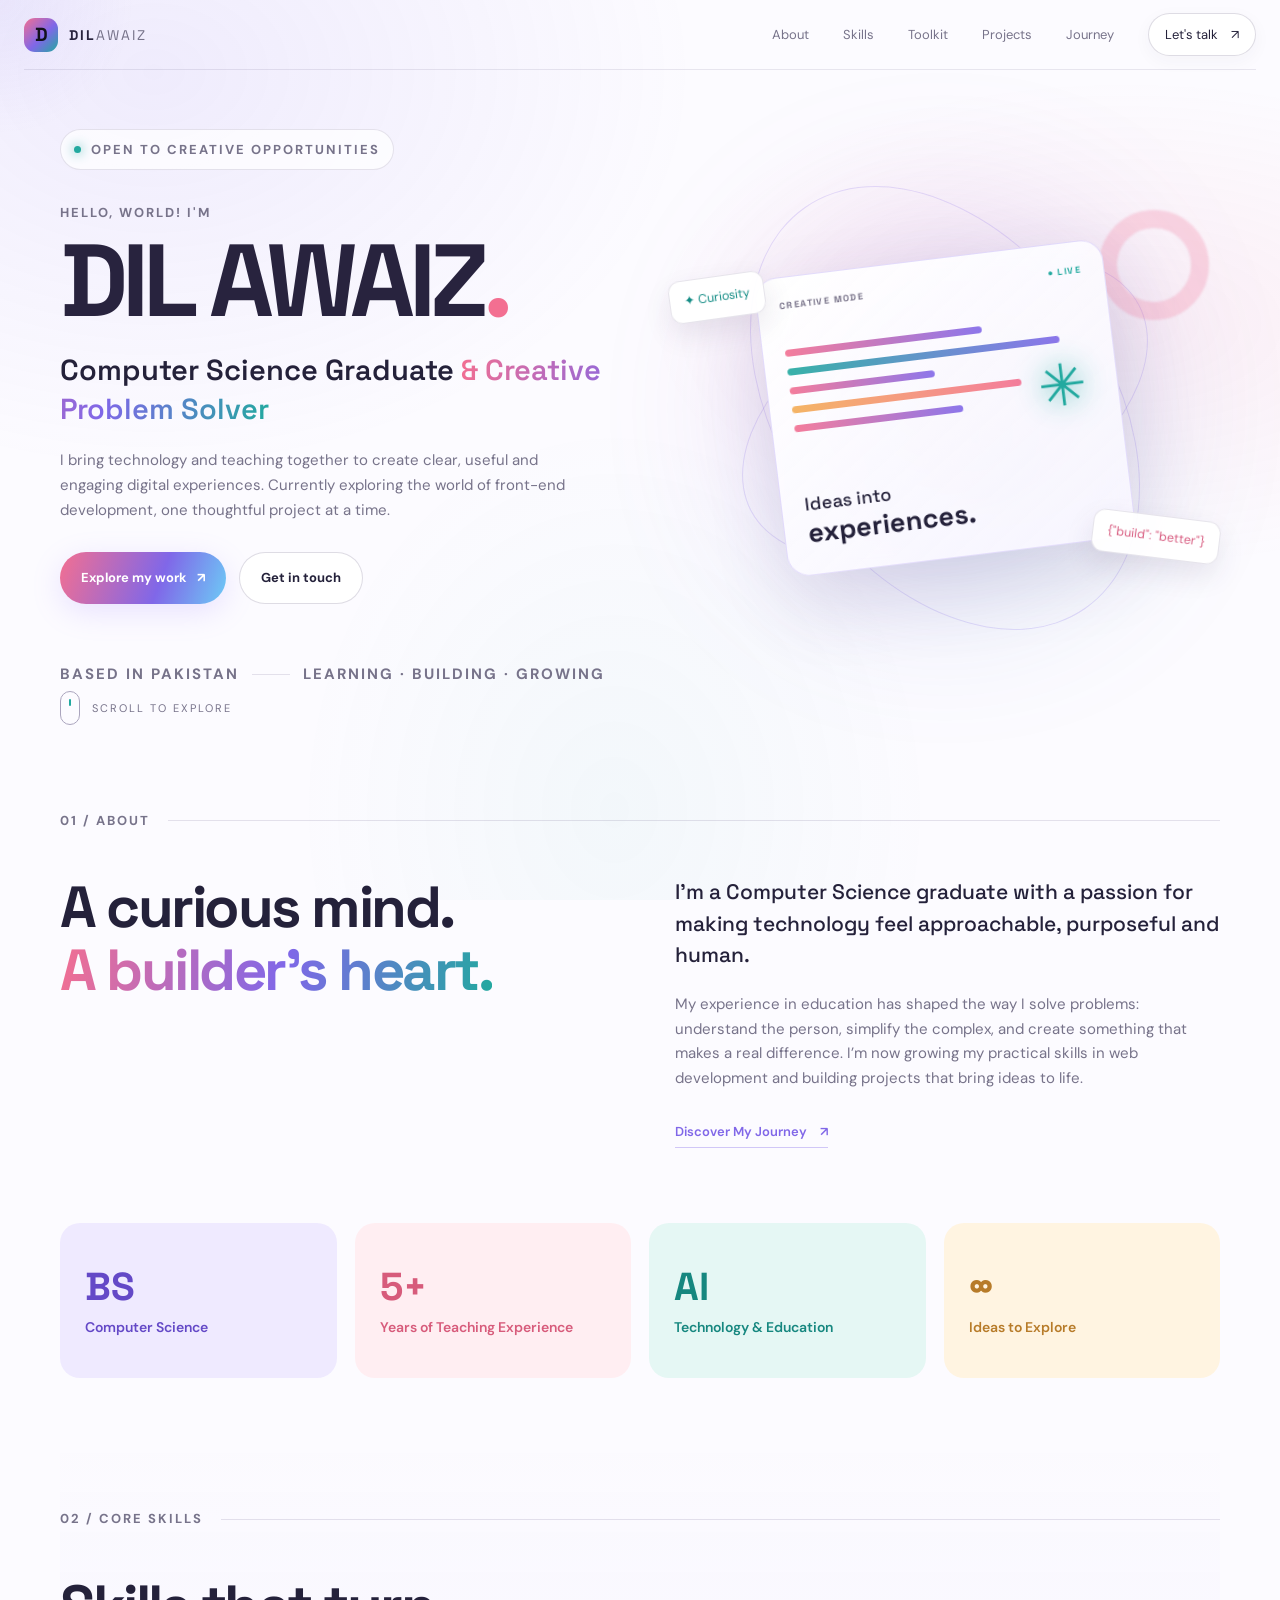
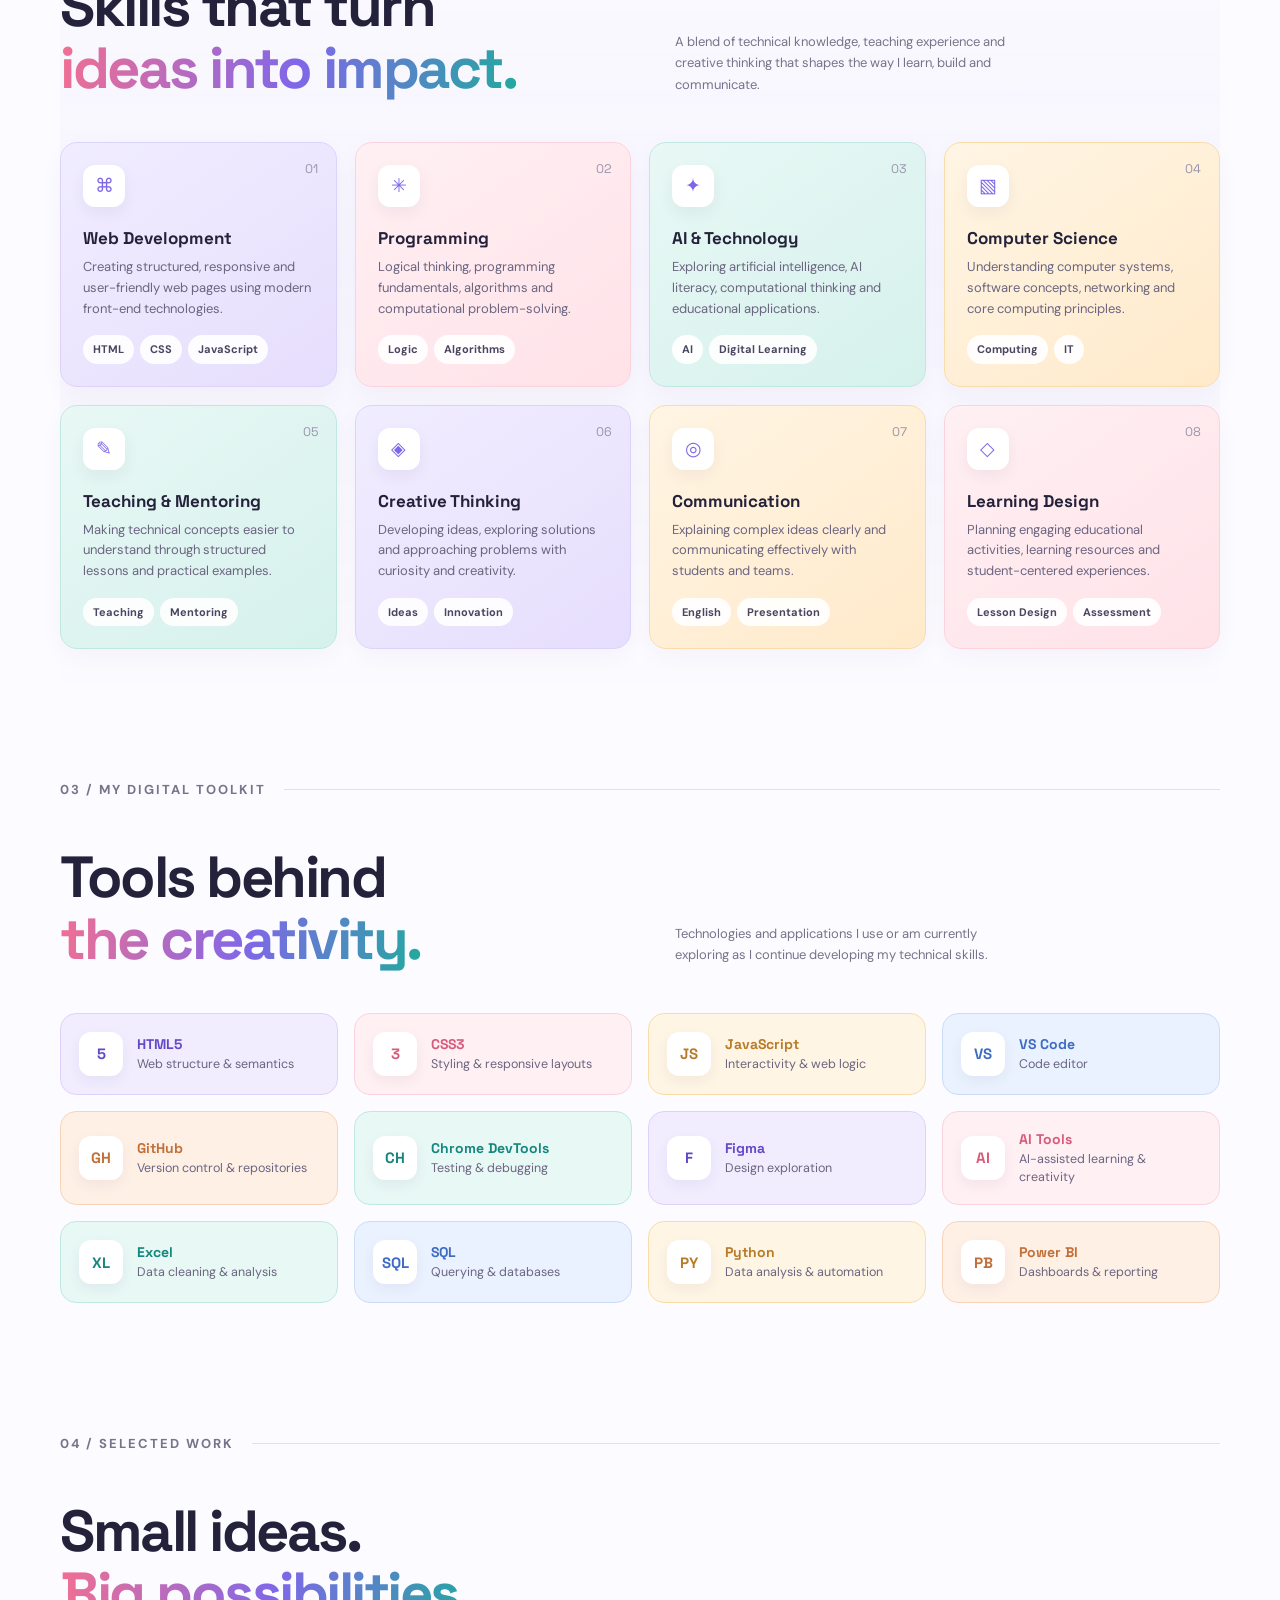
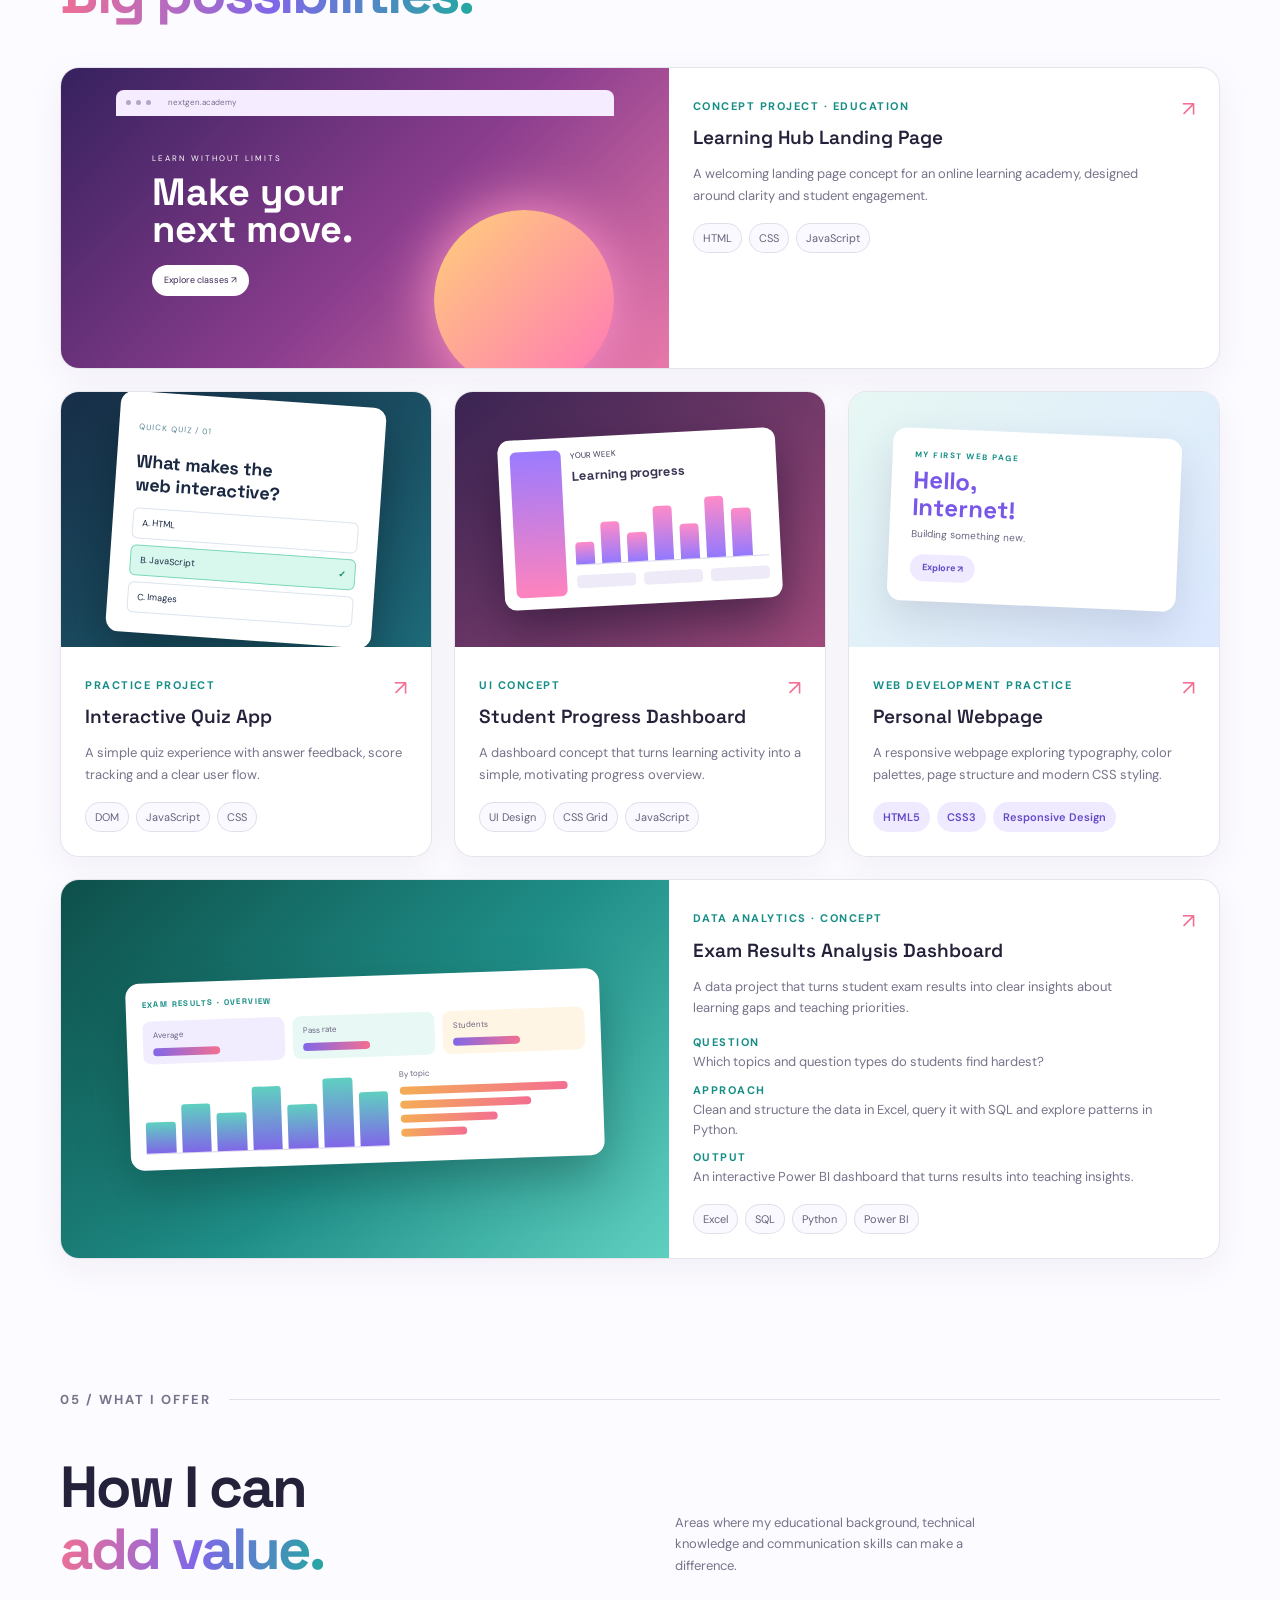
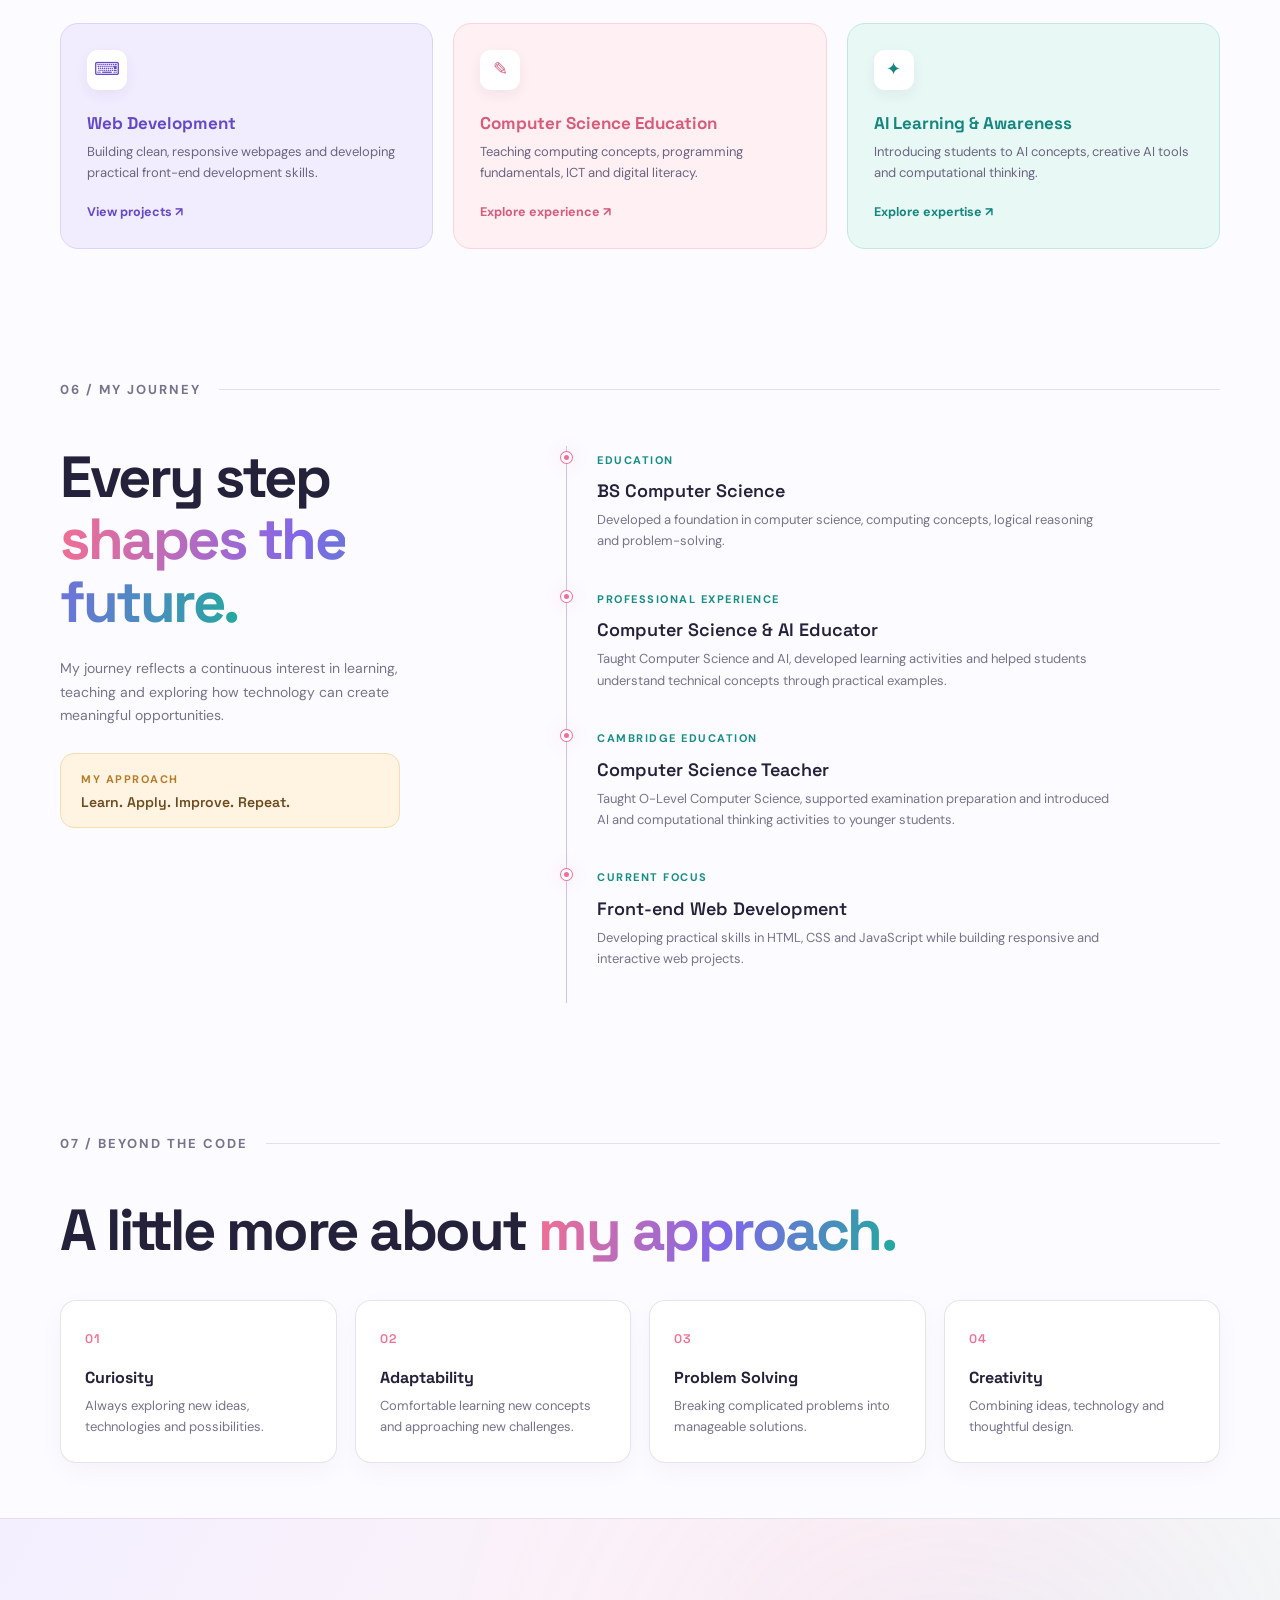
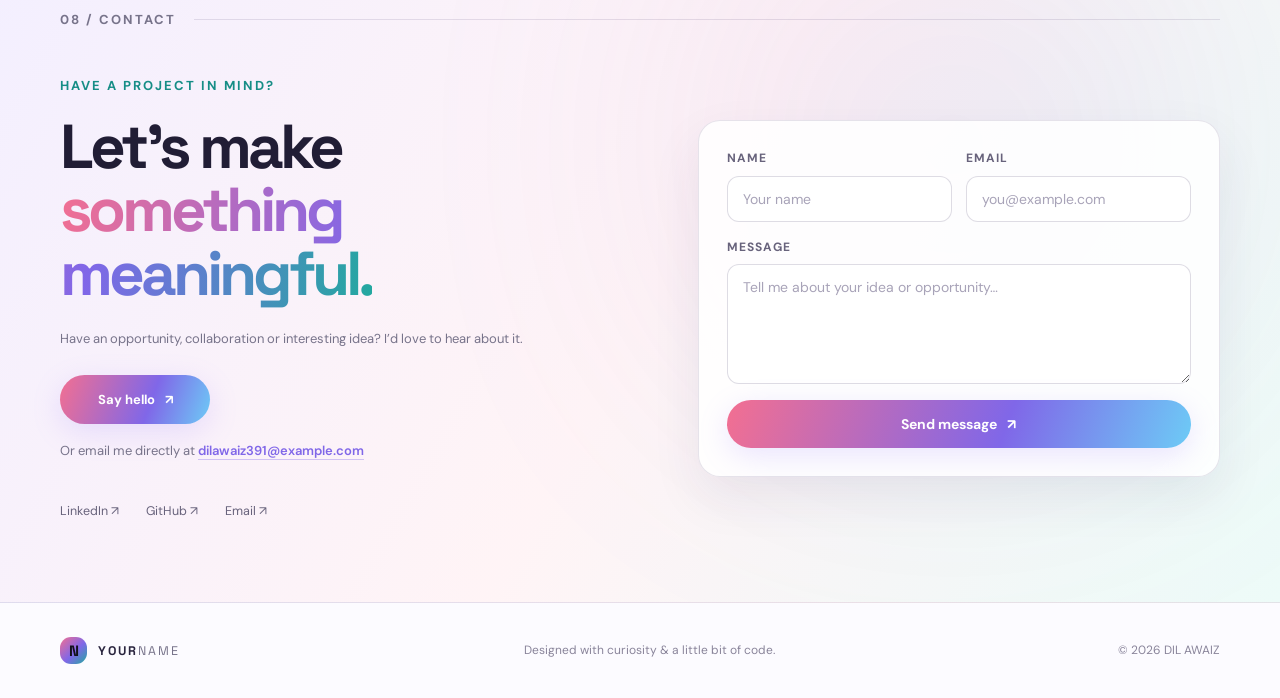
<file: index.html>
<!DOCTYPE html>
<html lang="en">
<head>
  <meta charset="UTF-8" />
  <meta name="viewport" content="width=device-width, initial-scale=1.0" />
  <meta name="description" content="Personal portfolio of a Computer Science graduate, educator and aspiring web developer." />
  <meta name="theme-color" content="#fcfbff" />
  <link rel="icon" type="image/svg+xml" href="favicon.svg" />

  <!-- Social preview (Open Graph / Twitter). After deploying, change og-image.png to the full URL, e.g. https://yourname.github.io/og-image.png -->
  <meta property="og:type" content="website" />
  <meta property="og:site_name" content="DIL AWAIZ" />
  <meta property="og:title" content="DIL AWAIZ — Creative Developer &amp; Educator" />
  <meta property="og:description" content="Computer Science graduate, educator and aspiring web developer building clear, useful and engaging digital experiences." />
  <meta property="og:image" content="og-image.png" />
  <meta property="og:image:alt" content="DIL AWAIZ — Creative Developer and Educator" />
  <meta name="twitter:card" content="summary_large_image" />
  <meta name="twitter:title" content="DIL AWAIZ — Creative Developer &amp; Educator" />
  <meta name="twitter:description" content="Computer Science graduate, educator and aspiring web developer building clear, useful and engaging digital experiences." />
  <meta name="twitter:image" content="og-image.png" />
  <title>DIL AWAIZ — Creative Developer & Educator</title>
  <link rel="preconnect" href="https://fonts.googleapis.com">
  <link rel="preconnect" href="https://fonts.gstatic.com" crossorigin>
  <link href="https://fonts.googleapis.com/css2?family=DM+Sans:wght@400;500;600;700&family=Space+Grotesk:wght@400;500;600;700&display=swap" rel="stylesheet">
  <link rel="stylesheet" href="style.css" />
</head>
<body>
  <div class="cursor-glow" aria-hidden="true"></div>
  <header class="site-header">
    <a class="brand" href="#home" aria-label="Go to homepage"><span class="brand-mark">D</span><span>DIL<span class="brand-muted">AWAIZ</span></span></a>
    <button class="menu-toggle" aria-label="Toggle navigation" aria-expanded="false"><span></span><span></span></button>
    <nav class="nav" aria-label="Main navigation">
      <a href="#about">About</a><a href="#skills">Skills</a><a href="#toolkit">Toolkit</a><a href="#work">Projects</a><a href="#journey">Journey</a><a href="#contact" class="nav-cta">Let's talk <span>↗</span></a>
    </nav>
  </header>

  <main>
    <section class="hero section-shell" id="home">
      <div class="hero-copy">
        <div class="eyebrow"><span class="status-dot"></span> OPEN TO CREATIVE OPPORTUNITIES</div>
        <p class="hero-kicker">HELLO, WORLD! I'M</p>
        <h1>DIL AWAIZ<span class="gradient-dot">.</span></h1>
        <h2>Computer Science Graduate <span class="gradient-text"> &amp; Creative Problem Solver</span></h2>
        <p class="hero-description">I bring technology and teaching together to create clear, useful and engaging digital experiences. Currently exploring the world of front-end development, one thoughtful project at a time.</p>
        <div class="hero-actions">
          <a class="button button-primary" href="#work">Explore my work <span>↗</span></a>
          <a class="button button-ghost" href="#contact">Get in touch</a>
        </div>
        <div class="hero-meta"><span>BASED IN PAKISTAN</span><span class="meta-line"></span><span>LEARNING · BUILDING · GROWING</span></div>
      </div>
      <div class="hero-art" aria-label="Decorative abstract gradient artwork">
        <div class="art-orbit orbit-one"></div><div class="art-orbit orbit-two"></div>
        <div class="art-glow"></div>
        <div class="art-card">
          <div class="art-card-top"><span>CREATIVE MODE</span><span class="live-indicator">● LIVE</span></div>
          <div class="code-lines"><i></i><i></i><i></i><i></i><i></i></div>
          <div class="art-spark">✳</div>
          <div class="art-caption"><span>Ideas into</span><strong>experiences.</strong></div>
        </div>
        <span class="floating-tag tag-one">✦ Curiosity</span><span class="floating-tag tag-two">{"build": "better"}</span>
        <div class="art-ring"></div>
      </div>
      <a class="scroll-cue" href="#about"><span></span> SCROLL TO EXPLORE</a>
    </section>

    <!-- 01 / ABOUT -->
    <section class="section-shell intro-section" id="about">
      <div class="section-label"><span>01 / ABOUT</span><span class="label-line"></span></div>
      <div class="intro-grid">
        <h2 class="section-heading">A curious mind.<br><span class="gradient-text">A builder's heart.</span></h2>
        <div class="intro-text"><p class="large-copy">I’m a Computer Science graduate with a passion for making technology feel approachable, purposeful and human.</p><p>My experience in education has shaped the way I solve problems: understand the person, simplify the complex, and create something that makes a real difference. I’m now growing my practical skills in web development and building projects that bring ideas to life.</p><a class="text-link" href="#journey">Discover My Journey <span>↗</span></a></div>
      </div>
      <div class="stats-row">
        <div class="stat-card stat-lavender">
          <strong>BS</strong>
          <span>Computer Science</span>
        </div>

        <div class="stat-card stat-coral">
          <strong>5+</strong>
          <span>Years of Teaching Experience</span>
        </div>

        <div class="stat-card stat-teal">
          <strong>AI</strong>
          <span>Technology & Education</span>
        </div>

        <div class="stat-card stat-gold">
          <strong>∞</strong>
          <span>Ideas to Explore</span>
        </div>
      </div>
    </section>

    <!-- 02 / CORE SKILLS -->
    <section class="section-shell skills-section" id="skills">
      <div class="section-label"><span>02 / CORE SKILLS</span><span class="label-line"></span></div>
      <div class="section-title-row"><h2 class="section-heading">Skills that turn<br><span class="gradient-text">ideas into impact.</span></h2><p class="section-aside">A blend of technical knowledge, teaching experience and creative thinking that shapes the way I learn, build and communicate.</p></div>
      <div class="skill-grid">
        <article class="skill-card tone-lavender"><span class="skill-icon">⌘</span><h3>Web Development</h3><p>Creating structured, responsive and user-friendly web pages using modern front-end technologies.</p><div class="skill-tags"><span>HTML</span><span>CSS</span><span>JavaScript</span></div><span class="skill-number">01</span></article>
        <article class="skill-card tone-pink"><span class="skill-icon">✳</span><h3>Programming</h3><p>Logical thinking, programming fundamentals, algorithms and computational problem-solving.</p><div class="skill-tags"><span>Logic</span><span>Algorithms</span></div><span class="skill-number">02</span></article>
        <article class="skill-card tone-teal"><span class="skill-icon">✦</span><h3>AI &amp; Technology</h3><p>Exploring artificial intelligence, AI literacy, computational thinking and educational applications.</p><div class="skill-tags"><span>AI</span><span>Digital Learning</span></div><span class="skill-number">03</span></article>
        <article class="skill-card tone-gold"><span class="skill-icon">▧</span><h3>Computer Science</h3><p>Understanding computer systems, software concepts, networking and core computing principles.</p><div class="skill-tags"><span>Computing</span><span>IT</span></div><span class="skill-number">04</span></article>
        <article class="skill-card tone-teal"><span class="skill-icon">✎</span><h3>Teaching &amp; Mentoring</h3><p>Making technical concepts easier to understand through structured lessons and practical examples.</p><div class="skill-tags"><span>Teaching</span><span>Mentoring</span></div><span class="skill-number">05</span></article>
        <article class="skill-card tone-lavender"><span class="skill-icon">◈</span><h3>Creative Thinking</h3><p>Developing ideas, exploring solutions and approaching problems with curiosity and creativity.</p><div class="skill-tags"><span>Ideas</span><span>Innovation</span></div><span class="skill-number">06</span></article>
        <article class="skill-card tone-gold"><span class="skill-icon">◎</span><h3>Communication</h3><p>Explaining complex ideas clearly and communicating effectively with students and teams.</p><div class="skill-tags"><span>English</span><span>Presentation</span></div><span class="skill-number">07</span></article>
        <article class="skill-card tone-pink"><span class="skill-icon">◇</span><h3>Learning Design</h3><p>Planning engaging educational activities, learning resources and student-centered experiences.</p><div class="skill-tags"><span>Lesson Design</span><span>Assessment</span></div><span class="skill-number">08</span></article>
      </div>
    </section>

    <!-- 03 / MY DIGITAL TOOLKIT -->
    <section class="section-shell toolkit-section" id="toolkit">
      <div class="section-label"><span>03 / MY DIGITAL TOOLKIT</span><span class="label-line"></span></div>
      <div class="section-title-row"><h2 class="section-heading">Tools behind<br><span class="gradient-text">the creativity.</span></h2><p class="section-aside">Technologies and applications I use or am currently exploring as I continue developing my technical skills.</p></div>
      <div class="tool-grid">
        <article class="tool-card tone-lavender"><span class="tool-badge">5</span><div><h3>HTML5</h3><p>Web structure &amp; semantics</p></div></article>
        <article class="tool-card tone-pink"><span class="tool-badge">3</span><div><h3>CSS3</h3><p>Styling &amp; responsive layouts</p></div></article>
        <article class="tool-card tone-gold"><span class="tool-badge">JS</span><div><h3>JavaScript</h3><p>Interactivity &amp; web logic</p></div></article>
        <article class="tool-card tone-blue"><span class="tool-badge">VS</span><div><h3>VS Code</h3><p>Code editor</p></div></article>
        <article class="tool-card tone-peach"><span class="tool-badge">GH</span><div><h3>GitHub</h3><p>Version control &amp; repositories</p></div></article>
        <article class="tool-card tone-teal"><span class="tool-badge">CH</span><div><h3>Chrome DevTools</h3><p>Testing &amp; debugging</p></div></article>
        <article class="tool-card tone-lavender"><span class="tool-badge">F</span><div><h3>Figma</h3><p>Design exploration</p></div></article>
        <article class="tool-card tone-pink"><span class="tool-badge">AI</span><div><h3>AI Tools</h3><p>AI-assisted learning &amp; creativity</p></div></article>
        <article class="tool-card tone-teal"><span class="tool-badge">XL</span><div><h3>Excel</h3><p>Data cleaning &amp; analysis</p></div></article>
        <article class="tool-card tone-blue"><span class="tool-badge">SQL</span><div><h3>SQL</h3><p>Querying &amp; databases</p></div></article>
        <article class="tool-card tone-gold"><span class="tool-badge">PY</span><div><h3>Python</h3><p>Data analysis &amp; automation</p></div></article>
        <article class="tool-card tone-peach"><span class="tool-badge">PB</span><div><h3>Power BI</h3><p>Dashboards &amp; reporting</p></div></article>
      </div>
    </section>

    <!-- 04 / SELECTED WORK -->
    <section class="section-shell work-section" id="work">
      <div class="section-label"><span>04 / SELECTED WORK</span><span class="label-line"></span></div>
      <div class="section-title-row"><h2 class="section-heading">Small ideas.<br><span class="gradient-text">Big possibilities.</span></h2></div>
      <div class="project-grid">
        <article class="project-card project-featured">
          <div class="project-visual visual-one"><div class="browser-bar"><i></i><i></i><i></i><span>nextgen.academy</span></div><div class="mock-hero"><small>LEARN WITHOUT LIMITS</small><b>Make your<br>next move.</b><span class="mock-pill">Explore classes ↗</span></div><div class="mock-orb"></div></div>
          <div class="project-info"><div><span class="project-type">CONCEPT PROJECT · EDUCATION</span><h3>Learning Hub Landing Page</h3></div><span class="project-arrow">↗</span><p>A welcoming landing page concept for an online learning academy, designed around clarity and student engagement.</p><div class="project-tags"><span>HTML</span><span>CSS</span><span>JavaScript</span></div></div>
        </article>
        <article class="project-card">
          <div class="project-visual visual-two"><div class="quiz-window"><span>QUICK QUIZ / 01</span><strong>What makes the<br>web interactive?</strong><div class="quiz-option">A. HTML</div><div class="quiz-option active">B. JavaScript <b>✓</b></div><div class="quiz-option">C. Images</div></div></div>
          <div class="project-info"><div><span class="project-type">PRACTICE PROJECT</span><h3>Interactive Quiz App</h3></div><span class="project-arrow">↗</span><p>A simple quiz experience with answer feedback, score tracking and a clear user flow.</p><div class="project-tags"><span>DOM</span><span>JavaScript</span><span>CSS</span></div></div>
        </article>
        <article class="project-card">
          <div class="project-visual visual-three"><div class="dash-window"><div class="dash-side"></div><div class="dash-main"><span>YOUR WEEK</span><b>Learning progress</b><div class="dash-bars"><i></i><i></i><i></i><i></i><i></i><i></i><i></i></div><div class="dash-bottom"><i></i><i></i><i></i></div></div></div></div>
          <div class="project-info"><div><span class="project-type">UI CONCEPT</span><h3>Student Progress Dashboard</h3></div><span class="project-arrow">↗</span><p>A dashboard concept that turns learning activity into a simple, motivating progress overview.</p><div class="project-tags"><span>UI Design</span><span>CSS Grid</span><span>JavaScript</span></div></div>
        </article>
        <article class="project-card">
          <div class="project-visual visual-four"><div class="hello-window"><small>MY FIRST WEB PAGE</small><b>Hello,<br>Internet!</b><span class="hello-sub">Building something new.</span><span class="hello-pill">Explore ↗</span></div></div>
          <div class="project-info"><div><span class="project-type">WEB DEVELOPMENT PRACTICE</span><h3>Personal Webpage</h3></div><span class="project-arrow">↗</span><p>A responsive webpage exploring typography, color palettes, page structure and modern CSS styling.</p><div class="project-tags tags-lavender"><span>HTML5</span><span>CSS3</span><span>Responsive Design</span></div></div>
        </article>
        <article class="project-card project-featured">
          <div class="project-visual visual-five">
            <div class="data-window" aria-hidden="true">
              <span class="data-title">EXAM RESULTS · OVERVIEW</span>
              <div class="data-kpis"><div><small>Average</small><i></i></div><div><small>Pass rate</small><i></i></div><div><small>Students</small><i></i></div></div>
              <div class="data-charts">
                <div class="data-bars"><i></i><i></i><i></i><i></i><i></i><i></i><i></i></div>
                <div class="data-hbars"><small>By topic</small><i></i><i></i><i></i><i></i></div>
              </div>
            </div>
          </div>
          <div class="project-info"><div><span class="project-type">DATA ANALYTICS · CONCEPT</span><h3>Exam Results Analysis Dashboard</h3></div><span class="project-arrow">↗</span><p>A data project that turns student exam results into clear insights about learning gaps and teaching priorities.</p>
            <ul class="project-brief">
              <li><strong>QUESTION</strong>Which topics and question types do students find hardest?</li>
              <li><strong>APPROACH</strong>Clean and structure the data in Excel, query it with SQL and explore patterns in Python.</li>
              <li><strong>OUTPUT</strong>An interactive Power BI dashboard that turns results into teaching insights.</li>
            </ul>
            <div class="project-tags"><span>Excel</span><span>SQL</span><span>Python</span><span>Power BI</span></div></div>
        </article>
      </div>
    </section>

    <!-- 05 / WHAT I OFFER -->
    <section class="section-shell value-section" id="value">
      <div class="section-label"><span>05 / WHAT I OFFER</span><span class="label-line"></span></div>
      <div class="section-title-row"><h2 class="section-heading">How I can<br><span class="gradient-text">add value.</span></h2><p class="section-aside">Areas where my educational background, technical knowledge and communication skills can make a difference.</p></div>
      <div class="value-grid">
        <article class="value-card tone-lavender"><span class="value-icon">⌨</span><h3>Web Development</h3><p>Building clean, responsive webpages and developing practical front-end development skills.</p><a class="value-link" href="#work">View projects ↗</a></article>
        <article class="value-card tone-pink"><span class="value-icon">✎</span><h3>Computer Science Education</h3><p>Teaching computing concepts, programming fundamentals, ICT and digital literacy.</p><a class="value-link" href="#journey">Explore experience ↗</a></article>
        <article class="value-card tone-teal"><span class="value-icon">✦</span><h3>AI Learning &amp; Awareness</h3><p>Introducing students to AI concepts, creative AI tools and computational thinking.</p><a class="value-link" href="#skills">Explore expertise ↗</a></article>
      </div>
    </section>

    <!-- 06 / MY JOURNEY -->
    <section class="section-shell journey-section" id="journey">
      <div class="section-label"><span>06 / MY JOURNEY</span><span class="label-line"></span></div>
      <div class="journey-grid">
        <div class="journey-intro">
          <h2 class="section-heading">Every step<br><span class="gradient-text">shapes the<br>future.</span></h2>
          <p>My journey reflects a continuous interest in learning, teaching and exploring how technology can create meaningful opportunities.</p>
          <div class="approach-note"><small>MY APPROACH</small><strong>Learn. Apply. Improve. Repeat.</strong></div>
        </div>
        <div class="timeline">
          <article class="timeline-item"><span class="timeline-dot"></span><small>EDUCATION</small><h3>BS Computer Science</h3><p>Developed a foundation in computer science, computing concepts, logical reasoning and problem-solving.</p></article>
          <article class="timeline-item"><span class="timeline-dot"></span><small>PROFESSIONAL EXPERIENCE</small><h3>Computer Science &amp; AI Educator</h3><p>Taught Computer Science and AI, developed learning activities and helped students understand technical concepts through practical examples.</p></article>
          <article class="timeline-item"><span class="timeline-dot"></span><small>CAMBRIDGE EDUCATION</small><h3>Computer Science Teacher</h3><p>Taught O-Level Computer Science, supported examination preparation and introduced AI and computational thinking activities to younger students.</p></article>
          <article class="timeline-item"><span class="timeline-dot"></span><small>CURRENT FOCUS</small><h3>Front-end Web Development</h3><p>Developing practical skills in HTML, CSS and JavaScript while building responsive and interactive web projects.</p></article>
        </div>
      </div>
    </section>

    <!-- 07 / BEYOND THE CODE -->
    <section class="section-shell approach-section" id="approach">
      <div class="section-label"><span>07 / BEYOND THE CODE</span><span class="label-line"></span></div>
      <h2 class="section-heading">A little more about <span class="gradient-text">my approach.</span></h2>
      <div class="approach-grid">
        <article class="approach-card"><span class="approach-num">01</span><h3>Curiosity</h3><p>Always exploring new ideas, technologies and possibilities.</p></article>
        <article class="approach-card"><span class="approach-num">02</span><h3>Adaptability</h3><p>Comfortable learning new concepts and approaching new challenges.</p></article>
        <article class="approach-card"><span class="approach-num">03</span><h3>Problem Solving</h3><p>Breaking complicated problems into manageable solutions.</p></article>
        <article class="approach-card"><span class="approach-num">04</span><h3>Creativity</h3><p>Combining ideas, technology and thoughtful design.</p></article>
      </div>
    </section>

    <!-- 08 / CONTACT -->
    <section class="contact-section" id="contact">
      <div class="contact-glow"></div><div class="section-shell contact-inner">
        <div class="section-label"><span>08 / CONTACT</span><span class="label-line"></span></div>
        <div class="contact-grid"><div class="contact-main">
        <p class="contact-kicker">HAVE A PROJECT IN MIND?</p><h2>Let's make<br><span class="gradient-text">something meaningful.</span></h2>
        <p class="contact-copy">Have an opportunity, collaboration or interesting idea? I’d love to hear about it.</p>
        <a class="button button-primary contact-button" href="mailto:your.email@example.com">Say hello <span>↗</span></a>
        <p class="contact-direct">Or email me directly at <a href="mailto:your.email@example.com">dilawaiz391@example.com</a></p>
        <div class="social-links"><a href="https://www.linkedin.com/" target="_blank" rel="noreferrer">LinkedIn ↗</a><a href="https://github.com/" target="_blank" rel="noreferrer">GitHub ↗</a><a href="mailto:your.email@example.com">Email ↗</a></div>
        </div>
        <form class="contact-form" id="contact-form" aria-label="Contact form">
          <div class="form-row">
            <label>Name<input type="text" name="name" placeholder="Your name" autocomplete="name" required></label>
            <label>Email<input type="email" name="email" placeholder="you@example.com" autocomplete="email" required></label>
          </div>
          <label>Message<textarea name="message" rows="5" placeholder="Tell me about your idea or opportunity…" required></textarea></label>
          <button class="button button-primary" type="submit">Send message <span>↗</span></button>
        </form>
      </div>
      </div>
    </section>
  </main>
  <footer class="footer"><a class="brand" href="#home"><span class="brand-mark">N</span><span>YOUR<span class="brand-muted">NAME</span></span></a><span>Designed with curiosity &amp; a little bit of code.</span><span>© <span id="year"></span> DIL AWAIZ</span></footer>
  <button class="back-top" aria-label="Back to top">↑</button>
  <script src="script.js"></script>
</body>
</html>
</file>
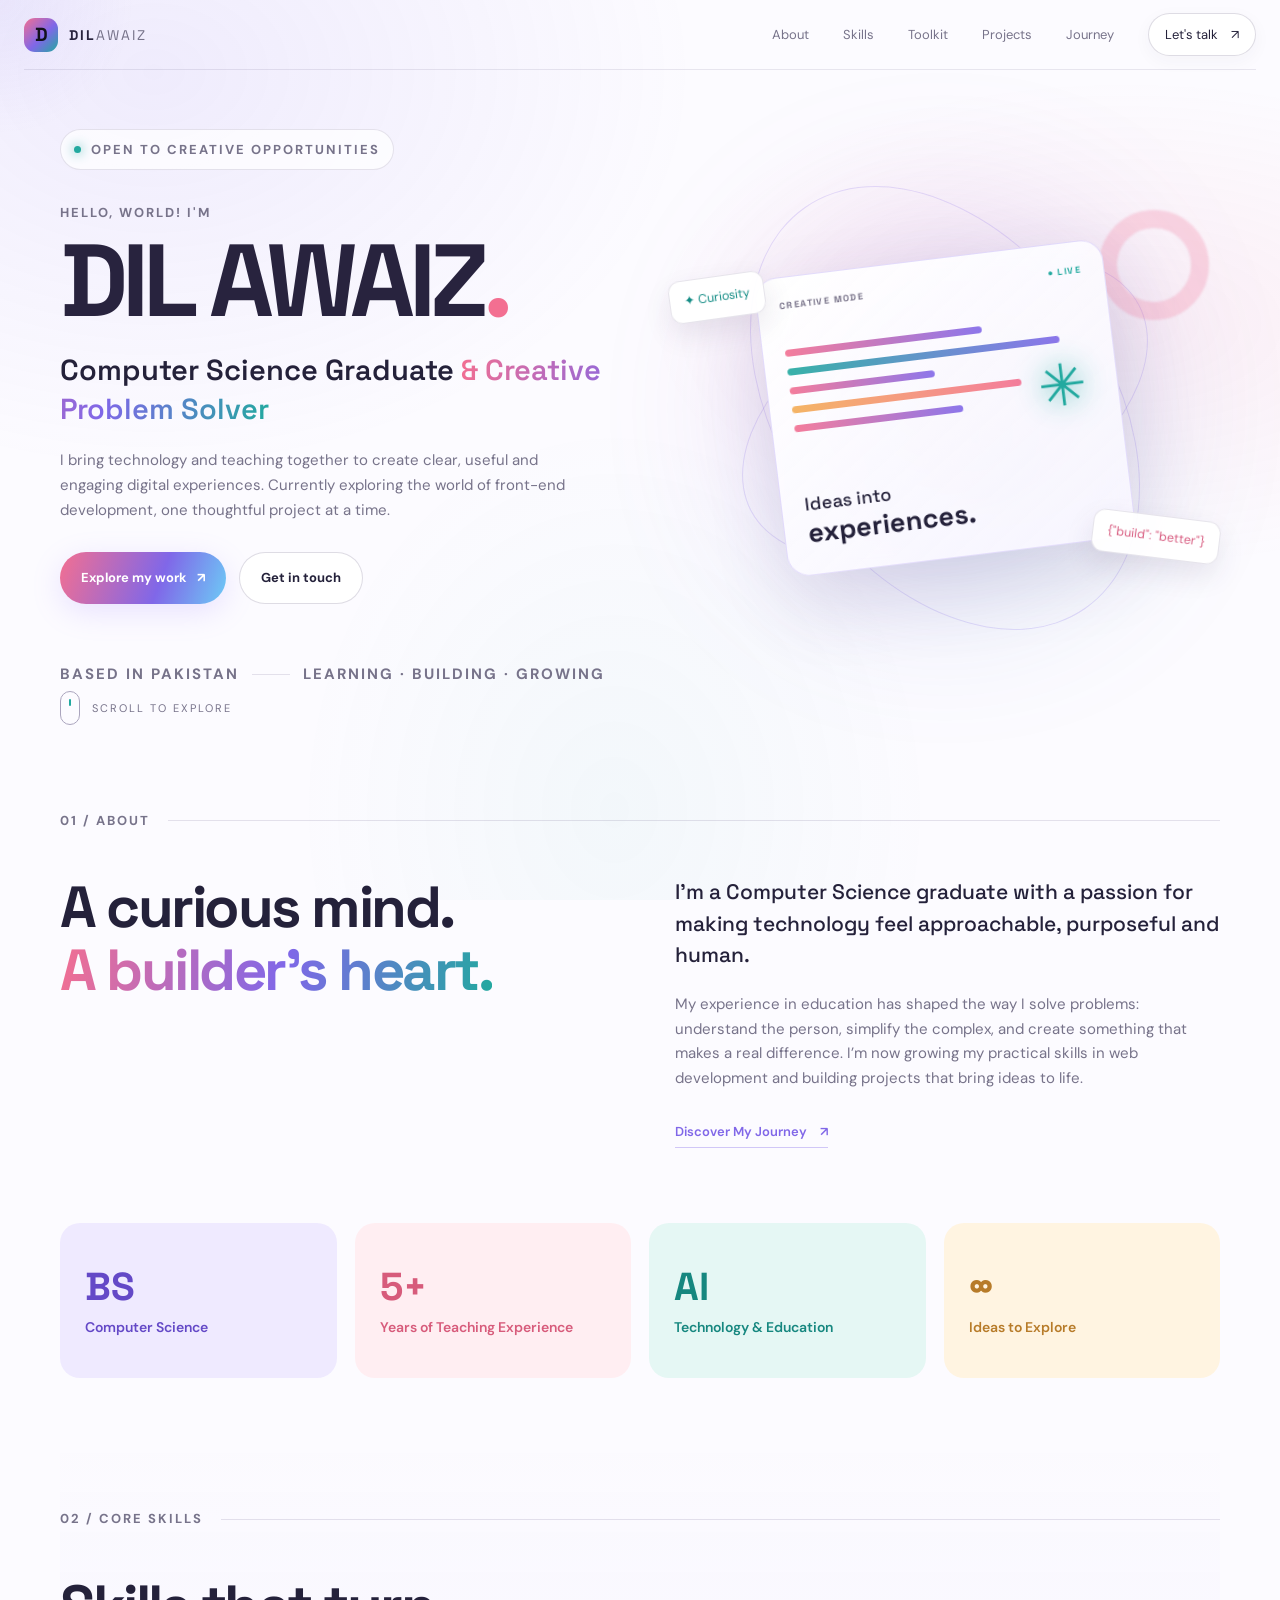
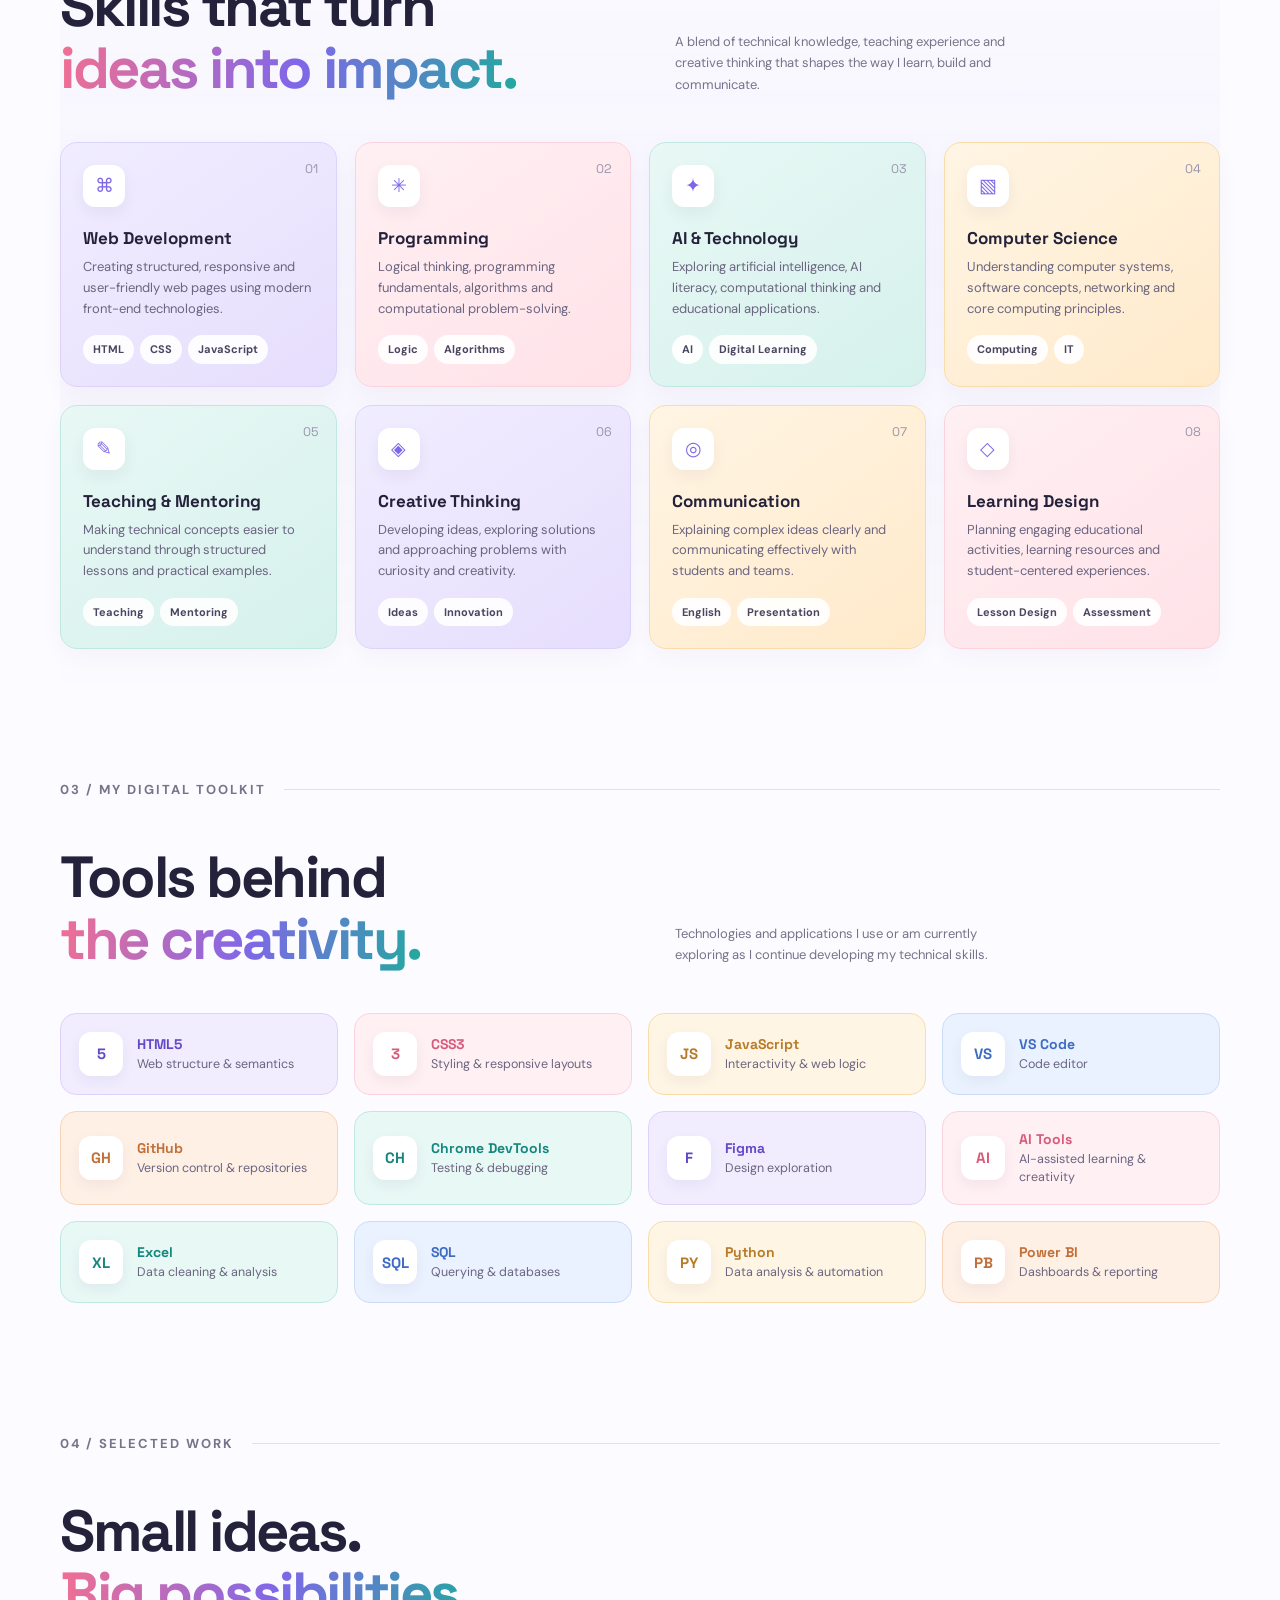
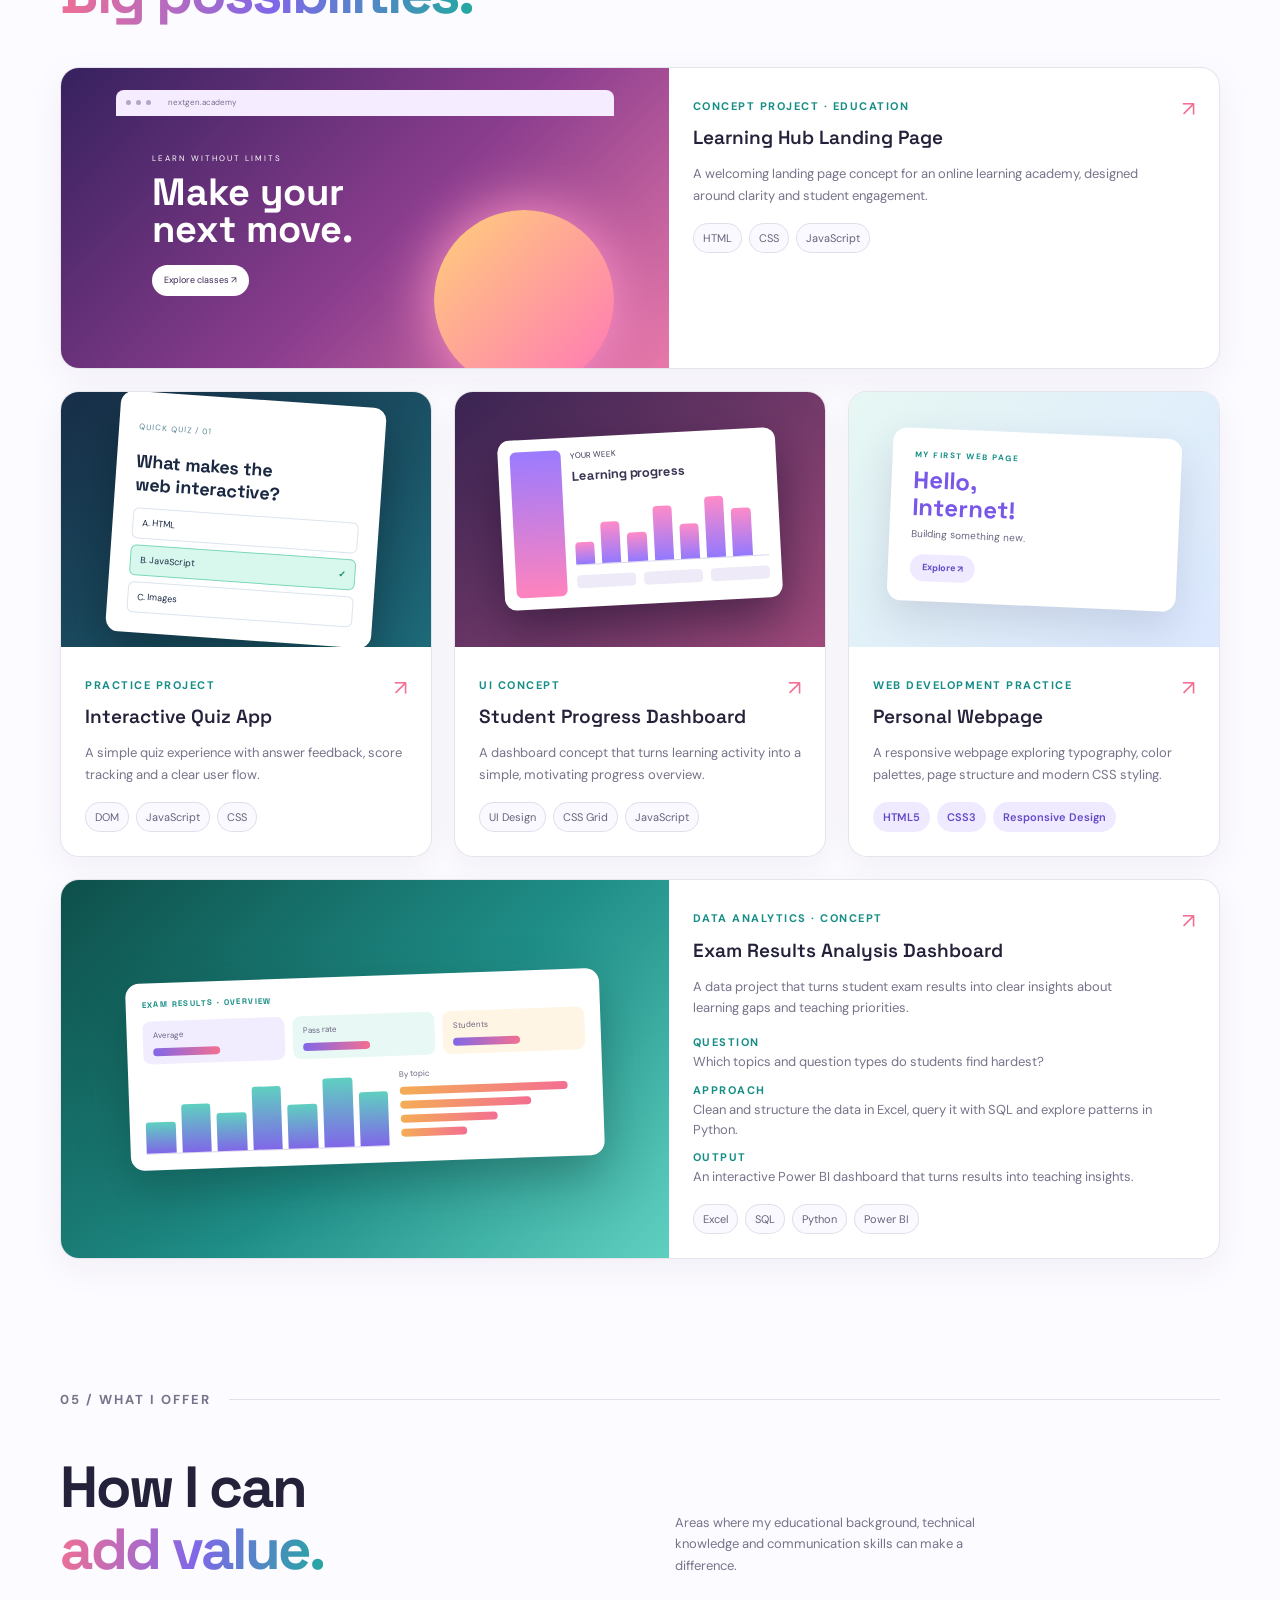
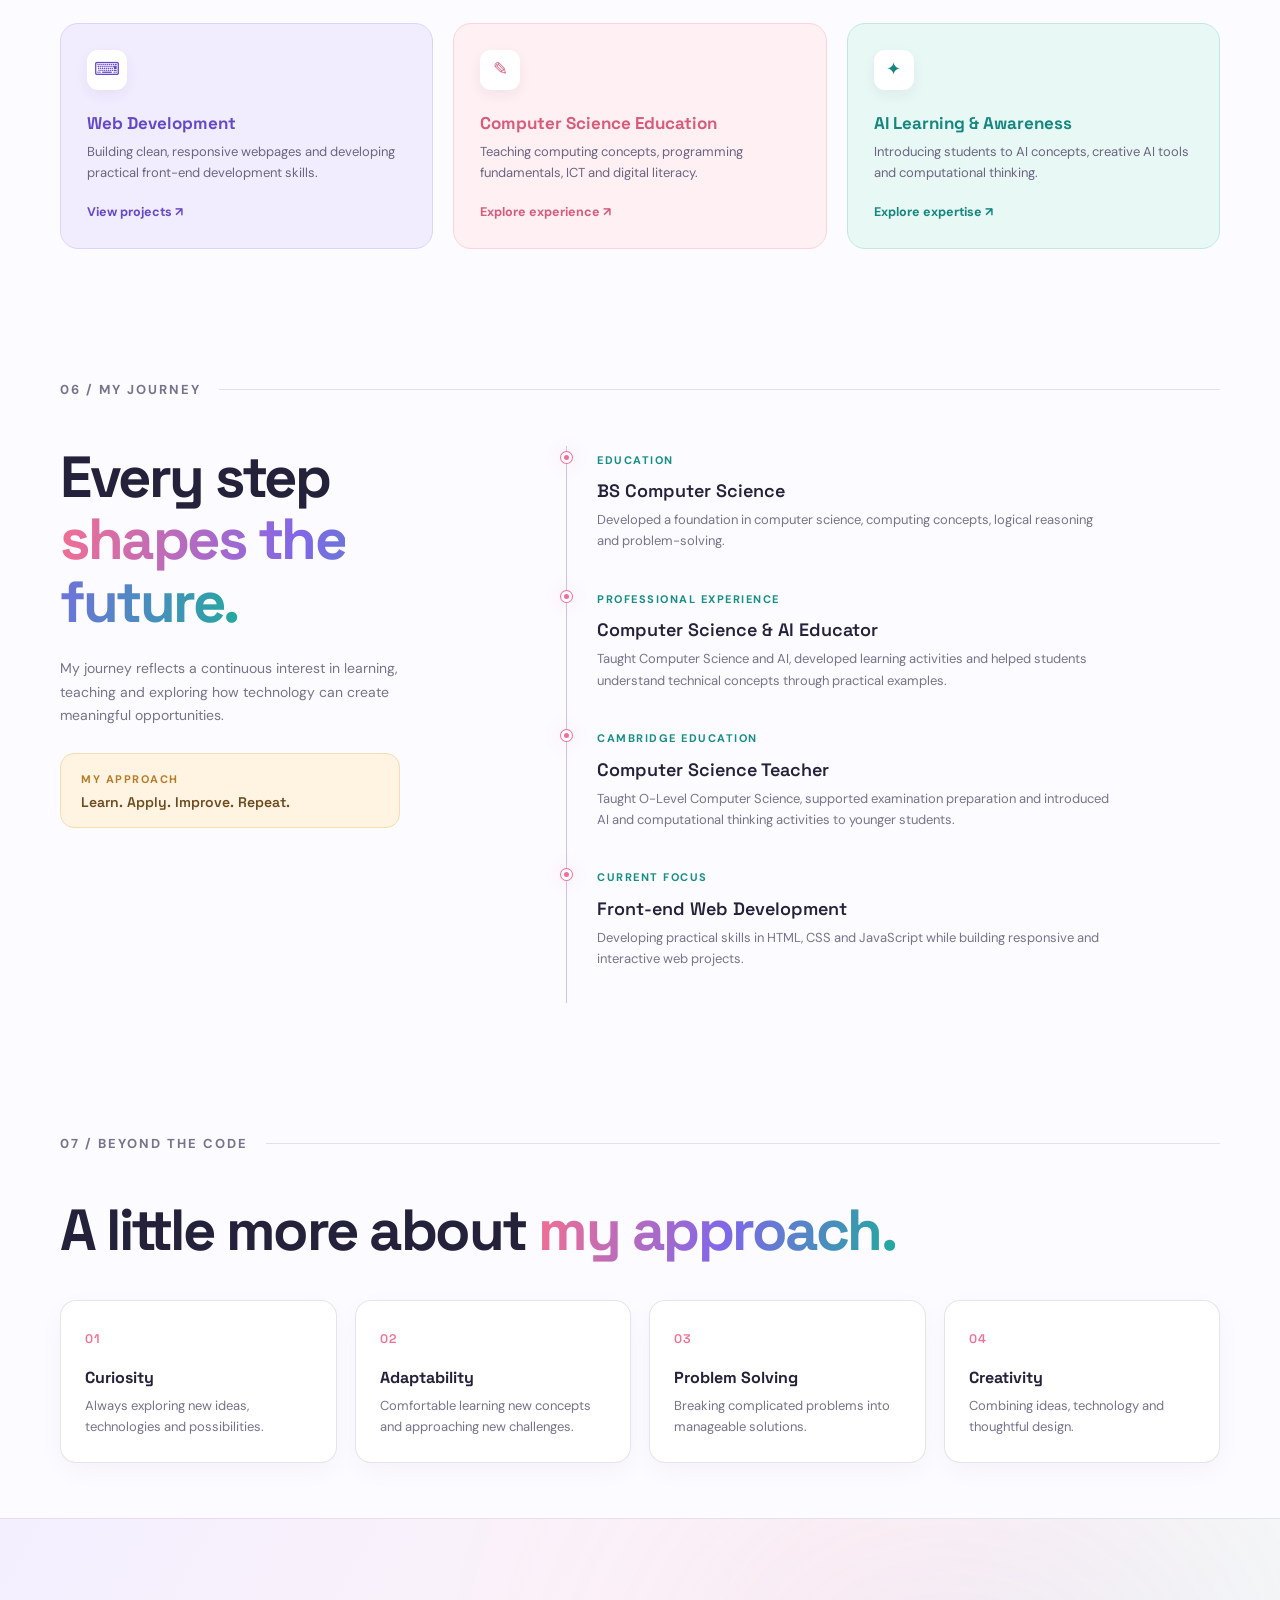
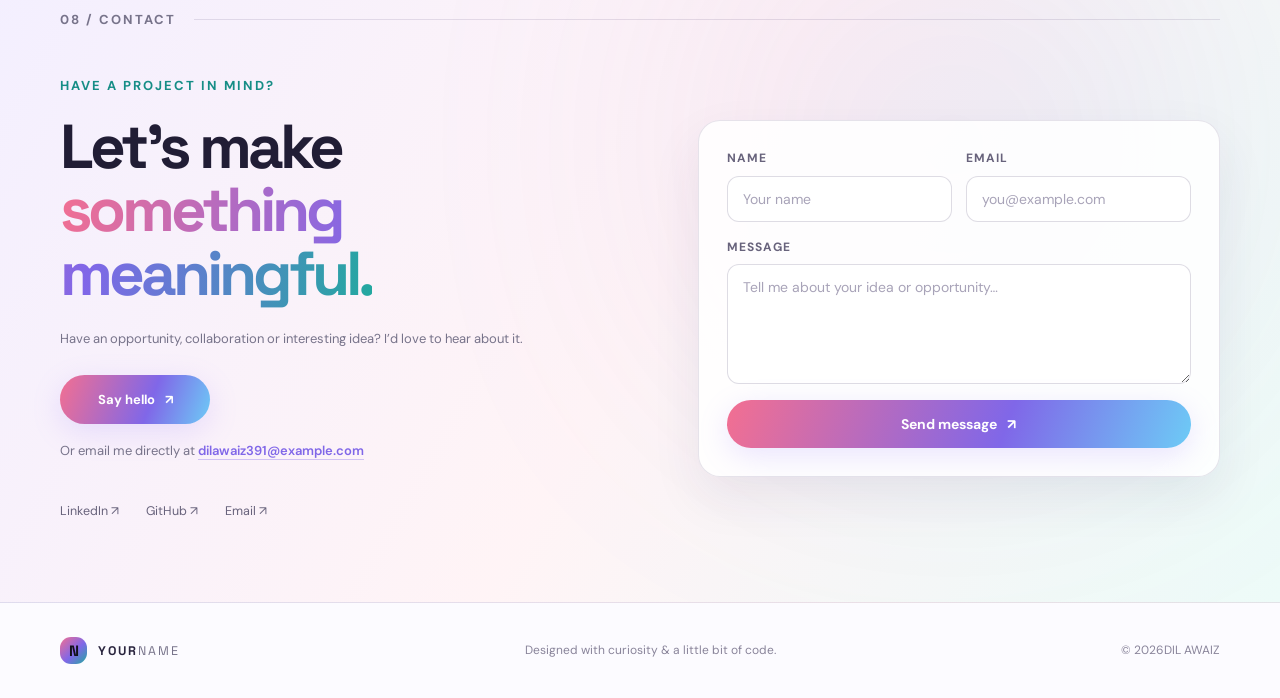
<file: dilawaiz-main/index.html>
<!DOCTYPE html>
<html lang="en">
<head>
  <meta charset="UTF-8" />
  <meta name="viewport" content="width=device-width, initial-scale=1.0" />
  <meta name="description" content="Personal portfolio of a Computer Science graduate, educator and aspiring web developer." />
  <meta name="theme-color" content="#fcfbff" />
  <link rel="icon" type="image/svg+xml" href="favicon.svg" />

  <!-- Social preview (Open Graph / Twitter). After deploying, change og-image.png to the full URL, e.g. https://yourname.github.io/og-image.png -->
  <meta property="og:type" content="website" />
  <meta property="og:site_name" content="DIL AWAIZ" />
  <meta property="og:title" content="DIL AWAIZ — Creative Developer &amp; Educator" />
  <meta property="og:description" content="Computer Science graduate, educator and aspiring web developer building clear, useful and engaging digital experiences." />
  <meta property="og:image" content="og-image.png" />
  <meta property="og:image:alt" content="DIL AWAIZ — Creative Developer and Educator" />
  <meta name="twitter:card" content="summary_large_image" />
  <meta name="twitter:title" content="DIL AWAIZ — Creative Developer &amp; Educator" />
  <meta name="twitter:description" content="Computer Science graduate, educator and aspiring web developer building clear, useful and engaging digital experiences." />
  <meta name="twitter:image" content="og-image.png" />
  <title>DIL AWAIZ — Creative Developer & Educator</title>
  <link rel="preconnect" href="https://fonts.googleapis.com">
  <link rel="preconnect" href="https://fonts.gstatic.com" crossorigin>
  <link href="https://fonts.googleapis.com/css2?family=DM+Sans:wght@400;500;600;700&family=Space+Grotesk:wght@400;500;600;700&display=swap" rel="stylesheet">
  <link rel="stylesheet" href="style.css" />
</head>
<body>
  <div class="cursor-glow" aria-hidden="true"></div>
  <header class="site-header">
    <a class="brand" href="#home" aria-label="Go to homepage"><span class="brand-mark">D</span><span>DIL<span class="brand-muted">AWAIZ</span></span></a>
    <button class="menu-toggle" aria-label="Toggle navigation" aria-expanded="false"><span></span><span></span></button>
    <nav class="nav" aria-label="Main navigation">
      <a href="#about">About</a><a href="#skills">Skills</a><a href="#toolkit">Toolkit</a><a href="#work">Projects</a><a href="#journey">Journey</a><a href="#contact" class="nav-cta">Let's talk <span>↗</span></a>
    </nav>
  </header>

  <main>
    <section class="hero section-shell" id="home">
      <div class="hero-copy">
        <div class="eyebrow"><span class="status-dot"></span> OPEN TO CREATIVE OPPORTUNITIES</div>
        <p class="hero-kicker">HELLO, WORLD! I'M</p>
        <h1>DIL AWAIZ<span class="gradient-dot">.</span></h1>
        <h2>Computer Science Graduate <span class="gradient-text"> &amp; Creative Problem Solver</span></h2>
        <p class="hero-description">I bring technology and teaching together to create clear, useful and engaging digital experiences. Currently exploring the world of front-end development, one thoughtful project at a time.</p>
        <div class="hero-actions">
          <a class="button button-primary" href="#work">Explore my work <span>↗</span></a>
          <a class="button button-ghost" href="#contact">Get in touch</a>
        </div>
        <div class="hero-meta"><span>BASED IN PAKISTAN</span><span class="meta-line"></span><span>LEARNING · BUILDING · GROWING</span></div>
      </div>
      <div class="hero-art" aria-label="Decorative abstract gradient artwork">
        <div class="art-orbit orbit-one"></div><div class="art-orbit orbit-two"></div>
        <div class="art-glow"></div>
        <div class="art-card">
          <div class="art-card-top"><span>CREATIVE MODE</span><span class="live-indicator">● LIVE</span></div>
          <div class="code-lines"><i></i><i></i><i></i><i></i><i></i></div>
          <div class="art-spark">✳</div>
          <div class="art-caption"><span>Ideas into</span><strong>experiences.</strong></div>
        </div>
        <span class="floating-tag tag-one">✦ Curiosity</span><span class="floating-tag tag-two">{"build": "better"}</span>
        <div class="art-ring"></div>
      </div>
      <a class="scroll-cue" href="#about"><span></span> SCROLL TO EXPLORE</a>
    </section>

    <!-- 01 / ABOUT -->
    <section class="section-shell intro-section" id="about">
      <div class="section-label"><span>01 / ABOUT</span><span class="label-line"></span></div>
      <div class="intro-grid">
        <h2 class="section-heading">A curious mind.<br><span class="gradient-text">A builder's heart.</span></h2>
        <div class="intro-text"><p class="large-copy">I’m a Computer Science graduate with a passion for making technology feel approachable, purposeful and human.</p><p>My experience in education has shaped the way I solve problems: understand the person, simplify the complex, and create something that makes a real difference. I’m now growing my practical skills in web development and building projects that bring ideas to life.</p><a class="text-link" href="#journey">Discover My Journey <span>↗</span></a></div>
      </div>
      <div class="stats-row">
        <div class="stat-card stat-lavender">
          <strong>BS</strong>
          <span>Computer Science</span>
        </div>

        <div class="stat-card stat-coral">
          <strong>5+</strong>
          <span>Years of Teaching Experience</span>
        </div>

        <div class="stat-card stat-teal">
          <strong>AI</strong>
          <span>Technology & Education</span>
        </div>

        <div class="stat-card stat-gold">
          <strong>∞</strong>
          <span>Ideas to Explore</span>
        </div>
      </div>
    </section>

    <!-- 02 / CORE SKILLS -->
    <section class="section-shell skills-section" id="skills">
      <div class="section-label"><span>02 / CORE SKILLS</span><span class="label-line"></span></div>
      <div class="section-title-row"><h2 class="section-heading">Skills that turn<br><span class="gradient-text">ideas into impact.</span></h2><p class="section-aside">A blend of technical knowledge, teaching experience and creative thinking that shapes the way I learn, build and communicate.</p></div>
      <div class="skill-grid">
        <article class="skill-card tone-lavender"><span class="skill-icon">⌘</span><h3>Web Development</h3><p>Creating structured, responsive and user-friendly web pages using modern front-end technologies.</p><div class="skill-tags"><span>HTML</span><span>CSS</span><span>JavaScript</span></div><span class="skill-number">01</span></article>
        <article class="skill-card tone-pink"><span class="skill-icon">✳</span><h3>Programming</h3><p>Logical thinking, programming fundamentals, algorithms and computational problem-solving.</p><div class="skill-tags"><span>Logic</span><span>Algorithms</span></div><span class="skill-number">02</span></article>
        <article class="skill-card tone-teal"><span class="skill-icon">✦</span><h3>AI &amp; Technology</h3><p>Exploring artificial intelligence, AI literacy, computational thinking and educational applications.</p><div class="skill-tags"><span>AI</span><span>Digital Learning</span></div><span class="skill-number">03</span></article>
        <article class="skill-card tone-gold"><span class="skill-icon">▧</span><h3>Computer Science</h3><p>Understanding computer systems, software concepts, networking and core computing principles.</p><div class="skill-tags"><span>Computing</span><span>IT</span></div><span class="skill-number">04</span></article>
        <article class="skill-card tone-teal"><span class="skill-icon">✎</span><h3>Teaching &amp; Mentoring</h3><p>Making technical concepts easier to understand through structured lessons and practical examples.</p><div class="skill-tags"><span>Teaching</span><span>Mentoring</span></div><span class="skill-number">05</span></article>
        <article class="skill-card tone-lavender"><span class="skill-icon">◈</span><h3>Creative Thinking</h3><p>Developing ideas, exploring solutions and approaching problems with curiosity and creativity.</p><div class="skill-tags"><span>Ideas</span><span>Innovation</span></div><span class="skill-number">06</span></article>
        <article class="skill-card tone-gold"><span class="skill-icon">◎</span><h3>Communication</h3><p>Explaining complex ideas clearly and communicating effectively with students and teams.</p><div class="skill-tags"><span>English</span><span>Presentation</span></div><span class="skill-number">07</span></article>
        <article class="skill-card tone-pink"><span class="skill-icon">◇</span><h3>Learning Design</h3><p>Planning engaging educational activities, learning resources and student-centered experiences.</p><div class="skill-tags"><span>Lesson Design</span><span>Assessment</span></div><span class="skill-number">08</span></article>
      </div>
    </section>

    <!-- 03 / MY DIGITAL TOOLKIT -->
    <section class="section-shell toolkit-section" id="toolkit">
      <div class="section-label"><span>03 / MY DIGITAL TOOLKIT</span><span class="label-line"></span></div>
      <div class="section-title-row"><h2 class="section-heading">Tools behind<br><span class="gradient-text">the creativity.</span></h2><p class="section-aside">Technologies and applications I use or am currently exploring as I continue developing my technical skills.</p></div>
      <div class="tool-grid">
        <article class="tool-card tone-lavender"><span class="tool-badge">5</span><div><h3>HTML5</h3><p>Web structure &amp; semantics</p></div></article>
        <article class="tool-card tone-pink"><span class="tool-badge">3</span><div><h3>CSS3</h3><p>Styling &amp; responsive layouts</p></div></article>
        <article class="tool-card tone-gold"><span class="tool-badge">JS</span><div><h3>JavaScript</h3><p>Interactivity &amp; web logic</p></div></article>
        <article class="tool-card tone-blue"><span class="tool-badge">VS</span><div><h3>VS Code</h3><p>Code editor</p></div></article>
        <article class="tool-card tone-peach"><span class="tool-badge">GH</span><div><h3>GitHub</h3><p>Version control &amp; repositories</p></div></article>
        <article class="tool-card tone-teal"><span class="tool-badge">CH</span><div><h3>Chrome DevTools</h3><p>Testing &amp; debugging</p></div></article>
        <article class="tool-card tone-lavender"><span class="tool-badge">F</span><div><h3>Figma</h3><p>Design exploration</p></div></article>
        <article class="tool-card tone-pink"><span class="tool-badge">AI</span><div><h3>AI Tools</h3><p>AI-assisted learning &amp; creativity</p></div></article>
        <article class="tool-card tone-teal"><span class="tool-badge">XL</span><div><h3>Excel</h3><p>Data cleaning &amp; analysis</p></div></article>
        <article class="tool-card tone-blue"><span class="tool-badge">SQL</span><div><h3>SQL</h3><p>Querying &amp; databases</p></div></article>
        <article class="tool-card tone-gold"><span class="tool-badge">PY</span><div><h3>Python</h3><p>Data analysis &amp; automation</p></div></article>
        <article class="tool-card tone-peach"><span class="tool-badge">PB</span><div><h3>Power BI</h3><p>Dashboards &amp; reporting</p></div></article>
      </div>
    </section>

    <!-- 04 / SELECTED WORK -->
    <section class="section-shell work-section" id="work">
      <div class="section-label"><span>04 / SELECTED WORK</span><span class="label-line"></span></div>
      <div class="section-title-row"><h2 class="section-heading">Small ideas.<br><span class="gradient-text">Big possibilities.</span></h2></div>
      <div class="project-grid">
        <article class="project-card project-featured">
          <div class="project-visual visual-one"><div class="browser-bar"><i></i><i></i><i></i><span>nextgen.academy</span></div><div class="mock-hero"><small>LEARN WITHOUT LIMITS</small><b>Make your<br>next move.</b><span class="mock-pill">Explore classes ↗</span></div><div class="mock-orb"></div></div>
          <div class="project-info"><div><span class="project-type">CONCEPT PROJECT · EDUCATION</span><h3>Learning Hub Landing Page</h3></div><span class="project-arrow">↗</span><p>A welcoming landing page concept for an online learning academy, designed around clarity and student engagement.</p><div class="project-tags"><span>HTML</span><span>CSS</span><span>JavaScript</span></div></div>
        </article>
        <article class="project-card">
          <div class="project-visual visual-two"><div class="quiz-window"><span>QUICK QUIZ / 01</span><strong>What makes the<br>web interactive?</strong><div class="quiz-option">A. HTML</div><div class="quiz-option active">B. JavaScript <b>✓</b></div><div class="quiz-option">C. Images</div></div></div>
          <div class="project-info"><div><span class="project-type">PRACTICE PROJECT</span><h3>Interactive Quiz App</h3></div><span class="project-arrow">↗</span><p>A simple quiz experience with answer feedback, score tracking and a clear user flow.</p><div class="project-tags"><span>DOM</span><span>JavaScript</span><span>CSS</span></div></div>
        </article>
        <article class="project-card">
          <div class="project-visual visual-three"><div class="dash-window"><div class="dash-side"></div><div class="dash-main"><span>YOUR WEEK</span><b>Learning progress</b><div class="dash-bars"><i></i><i></i><i></i><i></i><i></i><i></i><i></i></div><div class="dash-bottom"><i></i><i></i><i></i></div></div></div></div>
          <div class="project-info"><div><span class="project-type">UI CONCEPT</span><h3>Student Progress Dashboard</h3></div><span class="project-arrow">↗</span><p>A dashboard concept that turns learning activity into a simple, motivating progress overview.</p><div class="project-tags"><span>UI Design</span><span>CSS Grid</span><span>JavaScript</span></div></div>
        </article>
        <article class="project-card">
          <div class="project-visual visual-four"><div class="hello-window"><small>MY FIRST WEB PAGE</small><b>Hello,<br>Internet!</b><span class="hello-sub">Building something new.</span><span class="hello-pill">Explore ↗</span></div></div>
          <div class="project-info"><div><span class="project-type">WEB DEVELOPMENT PRACTICE</span><h3>Personal Webpage</h3></div><span class="project-arrow">↗</span><p>A responsive webpage exploring typography, color palettes, page structure and modern CSS styling.</p><div class="project-tags tags-lavender"><span>HTML5</span><span>CSS3</span><span>Responsive Design</span></div></div>
        </article>
        <article class="project-card project-featured">
          <div class="project-visual visual-five">
            <div class="data-window" aria-hidden="true">
              <span class="data-title">EXAM RESULTS · OVERVIEW</span>
              <div class="data-kpis"><div><small>Average</small><i></i></div><div><small>Pass rate</small><i></i></div><div><small>Students</small><i></i></div></div>
              <div class="data-charts">
                <div class="data-bars"><i></i><i></i><i></i><i></i><i></i><i></i><i></i></div>
                <div class="data-hbars"><small>By topic</small><i></i><i></i><i></i><i></i></div>
              </div>
            </div>
          </div>
          <div class="project-info"><div><span class="project-type">DATA ANALYTICS · CONCEPT</span><h3>Exam Results Analysis Dashboard</h3></div><span class="project-arrow">↗</span><p>A data project that turns student exam results into clear insights about learning gaps and teaching priorities.</p>
            <ul class="project-brief">
              <li><strong>QUESTION</strong>Which topics and question types do students find hardest?</li>
              <li><strong>APPROACH</strong>Clean and structure the data in Excel, query it with SQL and explore patterns in Python.</li>
              <li><strong>OUTPUT</strong>An interactive Power BI dashboard that turns results into teaching insights.</li>
            </ul>
            <div class="project-tags"><span>Excel</span><span>SQL</span><span>Python</span><span>Power BI</span></div></div>
        </article>
      </div>
    </section>

    <!-- 05 / WHAT I OFFER -->
    <section class="section-shell value-section" id="value">
      <div class="section-label"><span>05 / WHAT I OFFER</span><span class="label-line"></span></div>
      <div class="section-title-row"><h2 class="section-heading">How I can<br><span class="gradient-text">add value.</span></h2><p class="section-aside">Areas where my educational background, technical knowledge and communication skills can make a difference.</p></div>
      <div class="value-grid">
        <article class="value-card tone-lavender"><span class="value-icon">⌨</span><h3>Web Development</h3><p>Building clean, responsive webpages and developing practical front-end development skills.</p><a class="value-link" href="#work">View projects ↗</a></article>
        <article class="value-card tone-pink"><span class="value-icon">✎</span><h3>Computer Science Education</h3><p>Teaching computing concepts, programming fundamentals, ICT and digital literacy.</p><a class="value-link" href="#journey">Explore experience ↗</a></article>
        <article class="value-card tone-teal"><span class="value-icon">✦</span><h3>AI Learning &amp; Awareness</h3><p>Introducing students to AI concepts, creative AI tools and computational thinking.</p><a class="value-link" href="#skills">Explore expertise ↗</a></article>
      </div>
    </section>

    <!-- 06 / MY JOURNEY -->
    <section class="section-shell journey-section" id="journey">
      <div class="section-label"><span>06 / MY JOURNEY</span><span class="label-line"></span></div>
      <div class="journey-grid">
        <div class="journey-intro">
          <h2 class="section-heading">Every step<br><span class="gradient-text">shapes the<br>future.</span></h2>
          <p>My journey reflects a continuous interest in learning, teaching and exploring how technology can create meaningful opportunities.</p>
          <div class="approach-note"><small>MY APPROACH</small><strong>Learn. Apply. Improve. Repeat.</strong></div>
        </div>
        <div class="timeline">
          <article class="timeline-item"><span class="timeline-dot"></span><small>EDUCATION</small><h3>BS Computer Science</h3><p>Developed a foundation in computer science, computing concepts, logical reasoning and problem-solving.</p></article>
          <article class="timeline-item"><span class="timeline-dot"></span><small>PROFESSIONAL EXPERIENCE</small><h3>Computer Science &amp; AI Educator</h3><p>Taught Computer Science and AI, developed learning activities and helped students understand technical concepts through practical examples.</p></article>
          <article class="timeline-item"><span class="timeline-dot"></span><small>CAMBRIDGE EDUCATION</small><h3>Computer Science Teacher</h3><p>Taught O-Level Computer Science, supported examination preparation and introduced AI and computational thinking activities to younger students.</p></article>
          <article class="timeline-item"><span class="timeline-dot"></span><small>CURRENT FOCUS</small><h3>Front-end Web Development</h3><p>Developing practical skills in HTML, CSS and JavaScript while building responsive and interactive web projects.</p></article>
        </div>
      </div>
    </section>

    <!-- 07 / BEYOND THE CODE -->
    <section class="section-shell approach-section" id="approach">
      <div class="section-label"><span>07 / BEYOND THE CODE</span><span class="label-line"></span></div>
      <h2 class="section-heading">A little more about <span class="gradient-text">my approach.</span></h2>
      <div class="approach-grid">
        <article class="approach-card"><span class="approach-num">01</span><h3>Curiosity</h3><p>Always exploring new ideas, technologies and possibilities.</p></article>
        <article class="approach-card"><span class="approach-num">02</span><h3>Adaptability</h3><p>Comfortable learning new concepts and approaching new challenges.</p></article>
        <article class="approach-card"><span class="approach-num">03</span><h3>Problem Solving</h3><p>Breaking complicated problems into manageable solutions.</p></article>
        <article class="approach-card"><span class="approach-num">04</span><h3>Creativity</h3><p>Combining ideas, technology and thoughtful design.</p></article>
      </div>
    </section>

    <!-- 08 / CONTACT -->
    <section class="contact-section" id="contact">
      <div class="contact-glow"></div><div class="section-shell contact-inner">
        <div class="section-label"><span>08 / CONTACT</span><span class="label-line"></span></div>
        <div class="contact-grid"><div class="contact-main">
        <p class="contact-kicker">HAVE A PROJECT IN MIND?</p><h2>Let's make<br><span class="gradient-text">something meaningful.</span></h2>
        <p class="contact-copy">Have an opportunity, collaboration or interesting idea? I’d love to hear about it.</p>
        <a class="button button-primary contact-button" href="mailto:your.email@example.com">Say hello <span>↗</span></a>
        <p class="contact-direct">Or email me directly at <a href="mailto:your.email@example.com">dilawaiz391@example.com</a></p>
        <div class="social-links"><a href="https://www.linkedin.com/" target="_blank" rel="noreferrer">LinkedIn ↗</a><a href="https://github.com/" target="_blank" rel="noreferrer">GitHub ↗</a><a href="mailto:your.email@example.com">Email ↗</a></div>
        </div>
        <form class="contact-form" id="contact-form" aria-label="Contact form">
          <div class="form-row">
            <label>Name<input type="text" name="name" placeholder="Your name" autocomplete="name" required></label>
            <label>Email<input type="email" name="email" placeholder="you@example.com" autocomplete="email" required></label>
          </div>
          <label>Message<textarea name="message" rows="5" placeholder="Tell me about your idea or opportunity…" required></textarea></label>
          <button class="button button-primary" type="submit">Send message <span>↗</span></button>
      </div>
      </div>
    </section>
  </main>
  <footer class="footer"><a class="brand" href="#home"><span class="brand-mark">N</span><span>YOUR<span class="brand-muted">NAME</span></span></a><span>Designed with curiosity &amp; a little bit of code.</span><span>© <span id="year"></span>DIL AWAIZ</span></footer>
  <button class="back-top" aria-label="Back to top">↑</button>
  <script src="script.js"></script>
</body>
</html>
</file>
<file: style.css>
/* ===== DESIGN TOKENS ===== */
:root{--bg:#fbfaff;--surface:#ffffff;--surface2:#f3f0fb;--text:#211d35;--muted:#716d82;--line:rgba(42,32,75,.13);--pink:#ff7187;--purple:#7957e8;--cyan:#20b8ad;--orange:#ffb45f;--font:'DM Sans',sans-serif;--display:'Space Grotesk',sans-serif}
*{box-sizing:border-box}html{scroll-behavior:smooth;scroll-padding-top:90px}body{margin:0;background:var(--bg);color:var(--text);font-family:var(--font);line-height:1.65;overflow-x:hidden}body:before{content:"";position:fixed;inset:0;pointer-events:none;z-index:-1;background:radial-gradient(ellipse at 15% 10%,rgba(121,87,232,.10),transparent 35%),radial-gradient(ellipse at 90% 45%,rgba(255,113,135,.09),transparent 30%)}a{color:inherit;text-decoration:none}.section-shell{width:min(1160px,calc(100% - 48px));margin:auto}.site-header{height:70px;display:flex;align-items:center;justify-content:space-between;width:min(1240px,calc(100% - 48px));margin:auto;border-bottom:1px solid var(--line);position:relative;z-index:10}.brand{display:flex;align-items:center;gap:11px;font:700 14px var(--display);letter-spacing:2px}.brand-mark{display:grid;place-items:center;width:34px;height:34px;border-radius:11px;background:linear-gradient(135deg,var(--pink),var(--purple) 55%,var(--cyan));color:#11111b;font-size:19px;letter-spacing:0}.brand-muted{color:var(--muted);font-weight:400}.nav{display:flex;align-items:center;gap:34px;font-size:13px;color:var(--muted)}.nav a{transition:color .2s}.nav a:hover,.social-links a:hover{color:var(--cyan)}.nav .nav-cta{color:var(--text);border:1px solid var(--line);padding:10px 16px;border-radius:30px}.nav-cta span,.button span{margin-left:10px}.menu-toggle{display:none;background:none;border:0;color:white}
.hero{min-height:690px;display:grid;grid-template-columns:1.05fr .95fr;align-items:center;position:relative;padding-top:55px;padding-bottom:70px}.eyebrow,.hero-kicker,.section-label,.hero-meta,.contact-kicker{font-size:13px;letter-spacing:2px;font-weight:700;color:var(--muted)}.eyebrow{display:inline-flex;align-items:center;gap:10px;padding:9px 13px;border:1px solid var(--line);border-radius:30px;margin-bottom:32px}.status-dot,.live-indicator{color:var(--cyan)}.status-dot{width:7px;height:7px;background:var(--cyan);border-radius:50%;box-shadow:0 0 12px var(--cyan)}.hero-kicker{margin:0 0 8px}.hero h1{font:700 clamp(58px,8vw,104px)/.98 var(--display);letter-spacing:-6px;margin:0 0 18px}.gradient-dot{color:var(--pink)}.gradient-text{background:linear-gradient(100deg,var(--pink),var(--purple) 52%,var(--cyan));-webkit-background-clip:text;background-clip:text;color:transparent}.hero h2{font:600 clamp(20px,2.6vw,29px)/1.35 var(--display);max-width:580px;margin:0 0 20px}.hero-description{color:var(--muted);max-width:520px;font-size:15px}.hero-actions{display:flex;gap:13px;margin-top:30px}.button{display:inline-flex;align-items:center;justify-content:center;padding:14px 21px;border-radius:30px;font-size:13px;font-weight:700;transition:transform .25s,box-shadow .25s}.button:hover{transform:translateY(-4px)}.button-primary{background:linear-gradient(110deg,var(--pink),var(--purple) 60%,#6dcbf6);color:#ffffff;box-shadow:0 8px 30px rgba(155,123,255,.2)}.button-primary:hover{box-shadow:0 12px 36px rgba(255,106,198,.3)}.button-ghost{border:1px solid var(--line);color:var(--text)}.hero-meta{display:flex;align-items:center;gap:13px;margin-top:58px;font-size:15px}.meta-line{width:38px;height:1px;background:var(--line)}.hero-art{height:470px;position:relative;display:grid;place-items:center}.art-glow{position:absolute;width:340px;height:340px;background:linear-gradient(135deg,var(--pink),var(--purple),var(--cyan));filter:blur(90px);opacity:.27;border-radius:50%}.art-card{width:min(350px,80%);height:300px;position:relative;z-index:2;padding:22px;border:1px solid rgba(255,255,255,.23);border-radius:22px;background:linear-gradient(145deg,rgba(255,255,255,.94),rgba(255,255,255,.70));backdrop-filter:blur(18px);box-shadow:0 25px 90px rgba(71,55,115,.16);transform:rotate(-7deg)}.art-card-top{display:flex;justify-content:space-between;font:700 9px var(--display);letter-spacing:1.4px;color:var(--muted)}.code-lines{margin-top:38px;display:grid;gap:12px}.code-lines i{height:7px;border-radius:8px;background:linear-gradient(90deg,var(--pink),var(--purple));opacity:.8}.code-lines i:nth-child(1){width:65%}.code-lines i:nth-child(2){width:90%;background:linear-gradient(90deg,var(--cyan),var(--purple))}.code-lines i:nth-child(3){width:48%}.code-lines i:nth-child(4){width:76%;background:linear-gradient(90deg,var(--orange),var(--pink))}.code-lines i:nth-child(5){width:56%}.art-spark{position:absolute;right:30px;top:94px;font-size:58px;color:var(--cyan);text-shadow:0 0 30px var(--cyan)}.art-caption{position:absolute;bottom:24px;left:23px;display:grid;font:500 18px var(--display)}.art-caption strong{font-size:27px}.art-orbit{position:absolute;border:1px solid rgba(255,255,255,.13);border-radius:50%;transform:rotate(-28deg)}.orbit-one{width:440px;height:250px}.orbit-two{width:490px;height:330px;transform:rotate(55deg)}.art-ring{position:absolute;width:110px;height:110px;border:18px solid rgba(255,106,198,.22);border-radius:50%;right:2%;top:8%;filter:blur(1px)}.floating-tag{position:absolute;z-index:3;padding:10px 14px;border:1px solid var(--line);border-radius:12px;background:rgba(255,255,255,.94);box-shadow:0 12px 30px #0004;font-size:12.5px}.tag-one{left:0;top:22%;color:var(--cyan);transform:rotate(-8deg)}.tag-two{right:0;bottom:18%;color:var(--pink);transform:rotate(7deg)}.scroll-cue{position:absolute;bottom:35px;left:0;display:flex;align-items:center;gap:12px;font-size:11px;letter-spacing:2px;color:var(--muted)}.scroll-cue span{height:34px;width:20px;border:1px solid #77738b;border-radius:20px;position:relative}.scroll-cue span:after{content:"";position:absolute;top:7px;left:8px;width:2px;height:7px;background:var(--cyan);border-radius:4px;animation:scroll 1.5s infinite}@keyframes scroll{to{transform:translateY(10px);opacity:0}}
.intro-section,.skills-section,.work-section,.journey-section{padding-top:75px;padding-bottom:55px}.intro-section{padding-top:50px}.section-label{display:flex;align-items:center;gap:18px;margin-bottom:45px}.label-line{height:1px;background:var(--line);flex:1}.intro-grid,.section-title-row,.journey-grid{display:grid;grid-template-columns:1fr 1fr;gap:70px}.section-heading{font:700 clamp(36px,5vw,58px)/1.08 var(--display);letter-spacing:-2.5px;margin:0}.intro-text p{color:var(--muted);font-size:15px}.intro-text .large-copy{font:500 21px/1.5 var(--display);color:var(--text);margin-top:0}.text-link{display:inline-block;margin-top:15px;font-size:13px;color:var(--cyan);border-bottom:1px solid #62e6e055;padding-bottom:5px}.text-link span{margin-left:10px}.stats-row{ display: grid;grid-template-columns: repeat(4, 1fr);gap: 18px;margin-top: 75px;}.stat-card {
  min-height: 155px;
  padding: 25px;

  display: flex;
  flex-direction: column;
  justify-content: center;
  gap: 5px;

  border-radius: 20px;
  transition: .3s;
}

.stat-card:hover {
  transform: translateY(-7px);
}

.stat-card strong {
  font: 700 39px var(--display);
}

.stat-card span {
  font-size: 14px;
  font-weight: 600;
}

.stat-lavender {
  background: var(--purple-light);
  color: #6449c7;
}

.stat-coral {
  background: var(--pink-light);
  color: #d75b7b;
}

.stat-teal {
  background: var(--teal-light);
  color: #16877f;
}

.stat-gold {
  background: var(--gold-light);
  color: #b77b29;
}

.skills-section{background:linear-gradient(180deg,transparent,rgba(121,87,232,.045),transparent)}.section-title-row{align-items:end;margin-bottom:42px}.section-aside{max-width:340px;color:var(--muted);font-size:13px;margin:0 0 5px}.skill-grid{display:grid;grid-template-columns:repeat(4,1fr);gap:14px}.skill-card{position:relative;min-height:190px;padding:23px;border:1px solid var(--line);border-radius:17px;background:linear-gradient(145deg,#ffffff,#f8f6ff);transition:transform .25s,border-color .25s}.skill-card:hover{transform:translateY(-7px);border-color:#9b7bff88}.skill-icon{font-size:25px;color:var(--cyan)}.skill-card h3{font:600 17px var(--display);margin:23px 0 5px}.skill-card p{font-size:12.5px;color:var(--muted);max-width:190px}.skill-number{position:absolute;right:18px;top:18px;color:#8a849b;font:12.5px var(--display)}
.project-grid{display:grid;grid-template-columns:repeat(3,1fr);gap:22px}.project-card{border:1px solid var(--line);border-radius:19px;overflow:hidden;background:#ffffff;transition:transform .3s,border-color .3s}.project-card:hover{transform:translateY(-6px);border-color:#ff6ac688}.project-featured{grid-column:span 3;display:grid;grid-template-columns:1.05fr .95fr}.project-visual{height:255px;position:relative;overflow:hidden;display:grid;place-items:center}.project-featured .project-visual{height:100%;min-height:300px}.visual-one{background:linear-gradient(135deg,#36215e,#8b3d8e 55%,#e879a9)}.browser-bar{position:absolute;top:22px;left:9%;right:9%;height:26px;border-radius:8px 8px 0 0;background:#f5edff;display:flex;align-items:center;gap:5px;padding:0 10px}.browser-bar i{width:5px;height:5px;border-radius:50%;background:#b5a5c8}.browser-bar span{font-size:8px;color:#786d8c;margin-left:12px}.mock-hero{position:absolute;left:15%;top:28%;color:white;display:grid;gap:9px}.mock-hero small{font-size:8px;letter-spacing:2px}.mock-hero b{font:700 38px/.98 var(--display)}.mock-pill{background:white;color:#382451;border-radius:20px;padding:8px 12px;font-size:9px;width:max-content;margin-top:8px}.mock-orb{position:absolute;width:180px;height:180px;border-radius:50%;background:linear-gradient(135deg,#ffcf7a,#ff76b7);right:9%;bottom:-22px;box-shadow:0 0 55px #ff94c8}.project-info{padding:24px;position:relative}.project-type{font-size:11px;letter-spacing:1.5px;color:var(--cyan);font-weight:700}.project-info h3{font:600 19px var(--display);margin:7px 0}.project-info p{font-size:13px;color:var(--muted);max-width:460px}.project-arrow{position:absolute;right:24px;top:24px;font-size:21px;color:var(--pink)}.project-tags{display:flex;gap:7px;flex-wrap:wrap;margin-top:17px}.project-tags span{font-size:11px;padding:5px 9px;border:1px solid var(--line);border-radius:20px;color:var(--muted)}.visual-two{background:linear-gradient(140deg,#182e48,#1d6b7a)}.quiz-window{width:72%;padding:20px;border-radius:13px;background:#ffffff;color:#1a2841;box-shadow:0 20px 50px #06131b77;transform:rotate(4deg)}.quiz-window>span{font-size:8px;color:#618a9b;letter-spacing:1px}.quiz-window strong{display:block;font:700 18px var(--display);margin:12px 0}.quiz-option{font-size:9px;padding:7px 9px;border:1px solid #dce4ee;border-radius:6px;margin-top:6px}.quiz-option.active{background:#d8f8ed;border-color:#7bd7b8}.quiz-option b{float:right;color:#168b68}.visual-three{background:linear-gradient(140deg,#392452,#a14b7c)}.dash-window{width:75%;height:170px;background:#ffffff;border-radius:12px;display:flex;padding:12px;gap:10px;transform:rotate(-3deg);box-shadow:0 20px 50px #170c2788}.dash-side{width:20%;background:linear-gradient(#9b7bff,#ff83bd);border-radius:6px}.dash-main{flex:1;color:#3b3452;font-size:8px}.dash-main b{display:block;font:700 13px var(--display);margin:5px 0 16px}.dash-bars{height:65px;display:flex;align-items:end;gap:7px;border-bottom:1px solid #ddd6ed}.dash-bars i{width:10%;border-radius:4px 4px 0 0;background:linear-gradient(#ff8bc8,#9279ff)}.dash-bars i:nth-child(1){height:35%}.dash-bars i:nth-child(2){height:65%}.dash-bars i:nth-child(3){height:45%}.dash-bars i:nth-child(4){height:85%}.dash-bars i:nth-child(5){height:55%}.dash-bars i:nth-child(6){height:95%}.dash-bars i:nth-child(7){height:75%}.dash-bottom{display:flex;gap:8px;margin-top:10px}.dash-bottom i{height:13px;background:#eeeaf7;border-radius:4px;flex:1}.project-note{font-size:12px;color:#8a849b;margin-top:20px}
.journey-grid{grid-template-columns:.8fr 1.2fr}.timeline{border-left:1px solid #51436d;padding-left:30px}.timeline-item{position:relative;padding-bottom:33px}.timeline-dot{position:absolute;left:-36px;top:6px;width:11px;height:11px;background:var(--pink);border:3px solid var(--bg);box-shadow:0 0 0 1px var(--pink);border-radius:50%}.timeline-item small{font-size:11px;letter-spacing:1.5px;color:var(--cyan);font-weight:700}.timeline-item h3{font:600 18px var(--display);margin:7px 0}.timeline-item p{font-size:13px;color:var(--muted);max-width:480px;margin:0}
.contact-section{position:relative;overflow:hidden;background:linear-gradient(135deg,#f4efff,#fff1f3 58%,#e9fbf8);border-top:1px solid var(--line);border-bottom:1px solid var(--line)}.contact-inner{position:relative;padding-top:90px;padding-bottom:80px}.contact-glow{position:absolute;width:450px;height:450px;border-radius:50%;right:8%;top:0;background:linear-gradient(135deg,var(--pink),var(--purple),var(--cyan));filter:blur(150px);opacity:.16}.contact-kicker{margin:0 0 18px;color:var(--cyan)}.contact-inner h2{font:700 clamp(43px,7vw,78px)/1.03 var(--display);letter-spacing:-4px;margin:0}.contact-copy{color:var(--muted);font-size:13px;margin:22px 0 25px}.contact-button{min-width:150px}.social-links{display:flex;gap:27px;margin-top:65px;font-size:12.5px;color:var(--muted)}.footer{width:min(1160px,calc(100% - 48px));min-height:95px;margin:auto;display:flex;align-items:center;justify-content:space-between;gap:20px;color:#8a849b;font-size:12px}.footer .brand{color:var(--text);font-size:12.5px}.footer .brand-mark{width:27px;height:27px;font-size:15px}.back-top{position:fixed;right:24px;bottom:24px;width:42px;height:42px;border:1px solid var(--line);border-radius:50%;background:#ffffff;color:#211d35;font-size:18px;opacity:0;pointer-events:none;transform:translateY(10px);transition:.25s;cursor:pointer}.back-top.visible{opacity:1;pointer-events:auto;transform:translateY(0)}.cursor-glow{position:fixed;pointer-events:none;z-index:0;width:280px;height:280px;border-radius:50%;background:radial-gradient(circle,rgba(121,87,232,.09),transparent 68%);transform:translate(-50%,-50%)}.reveal{opacity:0;transform:translateY(24px);transition:opacity .7s ease,transform .7s ease}.reveal.in-view{opacity:1;transform:translateY(0)}
@media(max-width:850px){.hero{grid-template-columns:1fr;min-height:auto;padding-top:90px;padding-bottom:110px}.hero-art{height:390px;grid-row:1;margin-bottom:25px}.hero-copy{grid-row:2}.hero h1{font-size:80px}.intro-grid,.section-title-row,.journey-grid{grid-template-columns:1fr;gap:25px}.skill-grid{grid-template-columns:1fr 1fr}.section-aside{max-width:520px}.project-featured{grid-template-columns:1fr}.project-featured .project-visual{min-height:260px}.stats-row{gap:30px;flex-wrap:wrap}.stats-row p{width:100%;margin:0}.nav{gap:18px}}
@media(max-width:600px){.section-shell,.site-header,.footer{width:calc(100% - 36px)}.site-header{height:70px}.menu-toggle{display:grid;gap:5px;padding:10px}.menu-toggle span{display:block;width:22px;height:2px;background:white}.nav{display:none;position:absolute;top:69px;left:0;right:0;padding:20px;background:#ffffff;border:1px solid var(--line);border-radius:0 0 15px 15px;flex-direction:column;align-items:stretch}.nav.open{display:flex}.nav a{padding:8px}.hero{padding-top:55px}.hero-art{height:310px}.art-card{height:245px}.orbit-one{width:310px;height:190px}.orbit-two{width:340px;height:240px}.art-glow{width:250px;height:250px}.hero h1{font-size:64px;letter-spacing:-4px}.hero h2{font-size:21px}.hero-description{font-size:13px}.hero-meta{font-size:10px;gap:8px;margin-top:40px}.scroll-cue{bottom:35px}.intro-section,.skills-section,.work-section,.journey-section{padding-top:55px;padding-bottom:45px}.section-label{margin-bottom:30px}.section-heading{font-size:39px}.intro-text .large-copy{font-size:18px}.stats-row{gap:24px;margin-top:45px}.stats-row strong{font-size:29px}.stats-row div>span{font-size:11px}.skill-grid,.project-grid{grid-template-columns:1fr}.project-featured{grid-column:auto}.skill-card{min-height:160px}.project-visual{height:230px}.contact-inner{padding-top:70px;padding-bottom:65px}.contact-inner h2{font-size:48px;letter-spacing:-2.5px}.social-links{margin-top:45px;gap:18px}.footer{padding:25px 0;flex-wrap:wrap}.footer>span:nth-child(2){order:3;width:100%}.cursor-glow{display:none}}
@media(prefers-reduced-motion:reduce){*,*:before,*:after{scroll-behavior:auto!important;animation-duration:.01ms!important;transition-duration:.01ms!important}}

/* ===== LIGHT COLORWAY POLISH ===== */
.nav{color:#777188}
.nav .nav-cta{color:var(--text);background:rgba(255,255,255,.72)}
.eyebrow{background:rgba(255,255,255,.72)}
.art-card-top{color:#777188}
.art-card{border-color:rgba(87,67,139,.18)}
.floating-tag{color:var(--text);border-color:rgba(87,67,139,.16);box-shadow:0 12px 30px rgba(50,35,90,.10)}
.tag-one{color:#138f87}.tag-two{color:#d64d82}
.code-lines i{opacity:.9}
.skill-card{box-shadow:0 12px 35px rgba(55,39,93,.035)}
.project-card{box-shadow:0 14px 38px rgba(55,39,93,.045)}
.project-tags span{background:#faf9ff}
.timeline-dot{border-color:var(--bg)}
.contact-section{color:#211d35}
.contact-copy{color:#716d82}
.social-links{color:#716d82}
.footer{color:#858095}
.back-top{box-shadow:0 8px 24px rgba(55,39,93,.12)}
@media(max-width:600px){.nav{box-shadow:0 18px 35px rgba(55,39,93,.10)}}


/* ===== REFINED WHITE + COLOR PALETTE ===== */
:root {
  --bg: #fbfaff;
  --surface: #ffffff;
  --surface2: #f4f1ff;
  --text: #24213a;
  --muted: #77738a;
  --line: rgba(49, 39, 88, .12);
  --pink: #f36f91;
  --purple: #8067e8;
  --cyan: #22a99f;
  --orange: #f4ad55;
}
body {
  background: #fcfbff;
  color: var(--text);
}
body:before {
  background:
    radial-gradient(ellipse at 12% 8%, rgba(128,103,232,.10), transparent 34%),
    radial-gradient(ellipse at 88% 36%, rgba(243,111,145,.09), transparent 30%),
    radial-gradient(ellipse at 48% 90%, rgba(34,169,159,.045), transparent 34%);
}
.site-header {
  border-bottom-color: rgba(49,39,88,.10);
}
.brand { color: #29243e; }
.nav { color: #77738a; }
.nav .nav-cta {
  background: white;
  border-color: rgba(49,39,88,.16);
  box-shadow: 0 5px 18px rgba(49,39,88,.04);
}
.nav .nav-cta:hover { border-color: var(--purple); }
.menu-toggle span { background: #29243e; }
.hero { isolation: isolate; }
.hero h1 { color: #28233e; }
.hero-description { color: #77738a; }
.button-ghost {
  background: rgba(255,255,255,.82);
  border-color: rgba(49,39,88,.16);
}
.button-ghost:hover {
  border-color: var(--purple);
  box-shadow: 0 8px 24px rgba(128,103,232,.10);
}
.art-card {
  background: linear-gradient(145deg, rgba(255,255,255,.97), rgba(248,246,255,.88));
  border-color: rgba(128,103,232,.20);
  box-shadow: 0 28px 75px rgba(63,47,113,.14);
}
.art-orbit { border-color: rgba(128,103,232,.20); }
.art-ring { border-color: rgba(243,111,145,.24); }
.floating-tag {
  background: rgba(255,255,255,.94);
  color: #38324f;
  border-color: rgba(49,39,88,.12);
  box-shadow: 0 12px 28px rgba(54,42,91,.10);
}
.tag-one { color: #168d86; }
.tag-two { color: #d85e82; }
.scroll-cue { color: #77738a; }
.scroll-cue span { border-color: #aaa4bd; }
.intro-text p, .section-aside, .project-info p, .timeline-item p {
  color: #77738a;
}
.stats-row { border-top-color: rgba(49,39,88,.12); }
.stats-row p, .project-note { color: #89849a; }
.skills-section {
  background: linear-gradient(180deg, transparent, rgba(128,103,232,.045), transparent);
}
.skill-card {
  background: linear-gradient(145deg, #fff, #faf9ff);
  border-color: rgba(49,39,88,.12);
  box-shadow: 0 8px 26px rgba(53,42,91,.035);
}
.skill-card:hover {
  border-color: rgba(128,103,232,.48);
  box-shadow: 0 16px 34px rgba(128,103,232,.10);
}
.skill-number { color: #aaa4ba; }
.project-card {
  background: #fff;
  border-color: rgba(49,39,88,.12);
  box-shadow: 0 10px 35px rgba(53,42,91,.055);
}
.project-card:hover {
  border-color: rgba(243,111,145,.55);
  box-shadow: 0 18px 40px rgba(53,42,91,.10);
}
.project-type { color: #168d86; }
.project-tags span {
  background: #faf9ff;
  color: #68637c;
}
.timeline { border-left-color: rgba(128,103,232,.38); }
.timeline-dot {
  background: var(--pink);
  border-color: #fcfbff;
  box-shadow: 0 0 0 1px var(--pink), 0 0 18px rgba(243,111,145,.24);
}
.timeline-item small { color: #168d86; }
.contact-section {
  background: linear-gradient(120deg, #f3efff 0%, #fff4f6 52%, #edfbf8 100%);
  border-color: rgba(49,39,88,.10);
}
.contact-kicker { color: #168d86; }
.contact-copy { color: #77738a; }
.social-links { color: #68637c; }
.footer { color: #89849a; }
.footer .brand { color: #29243e; }
.back-top {
  background: #fff;
  color: #29243e;
  border-color: rgba(49,39,88,.16);
  box-shadow: 0 8px 22px rgba(49,39,88,.10);
}
.cursor-glow {
  background: radial-gradient(circle, rgba(128,103,232,.085), transparent 68%);
}
@media (max-width: 600px) {
  .nav {
    background: rgba(255,255,255,.98);
    box-shadow: 0 18px 35px rgba(49,39,88,.10);
  }
}


/* ===== V2: UPDATED + NEW SECTIONS ===== */
:root{--purple-light:#efeaff;--pink-light:#ffeef2;--teal-light:#e5f7f4;--gold-light:#fff4e1}

/* colour tones shared by skill, tool and value cards */
.tone-lavender{--tone-bg:#f1edff;--tone-bg2:#e6defd;--tone-border:#ddd3fa;--tone-text:#6449c7}
.tone-pink{--tone-bg:#fff0f3;--tone-bg2:#ffe2e8;--tone-border:#fbd3dc;--tone-text:#d75b7b}
.tone-teal{--tone-bg:#e8f8f5;--tone-bg2:#d6f1ec;--tone-border:#bfe8e1;--tone-text:#16877f}
.tone-gold{--tone-bg:#fff5e4;--tone-bg2:#ffeacb;--tone-border:#f8dcaa;--tone-text:#b77b29}
.tone-blue{--tone-bg:#eaf2ff;--tone-bg2:#deebff;--tone-border:#cbdcf8;--tone-text:#3f6bc4}
.tone-peach{--tone-bg:#fff0e6;--tone-bg2:#ffe5d4;--tone-border:#f9d3b8;--tone-text:#c2703a}

/* about link */
.text-link{color:var(--purple);border-bottom-color:rgba(128,103,232,.35);font-weight:600}

/* section spacing for new sections */
.toolkit-section,.value-section,.approach-section{padding-top:75px;padding-bottom:55px}

/* core skills (8 cards) */
.skill-grid{gap:18px}
.skill-card{display:flex;flex-direction:column;min-height:215px;padding:22px;background:linear-gradient(145deg,var(--tone-bg,#fff),var(--tone-bg2,#faf9ff));border-color:var(--tone-border,rgba(49,39,88,.12))}
.skill-icon{display:grid;place-items:center;width:42px;height:42px;border-radius:12px;background:#fff;color:var(--purple);font-size:19px;box-shadow:0 6px 16px rgba(53,42,91,.06)}
.skill-card h3{font:700 17px var(--display);margin:20px 0 8px;color:#24213a}
.skill-card p{font-size:13px;line-height:1.6;color:#6b6580;max-width:none;margin:0 0 16px}
.skill-tags{display:flex;flex-wrap:wrap;gap:6px;margin-top:auto}
.skill-tags span{font-size:11px;font-weight:700;padding:5px 10px;border-radius:20px;background:rgba(255,255,255,.92);color:#4a4560}
.skill-number{color:#9a95ad}

/* digital toolkit */
.tool-grid{display:grid;grid-template-columns:repeat(4,1fr);gap:16px}
.tool-card{display:flex;align-items:center;gap:14px;padding:18px;border:1px solid var(--tone-border);border-radius:16px;background:var(--tone-bg);transition:transform .25s,box-shadow .25s}
.tool-card:hover{transform:translateY(-5px);box-shadow:0 14px 30px rgba(53,42,91,.08)}
.tool-badge{flex:none;display:grid;place-items:center;width:44px;height:44px;border-radius:12px;background:#fff;color:var(--tone-text);font:700 15px var(--display);box-shadow:0 5px 14px rgba(53,42,91,.06)}
.tool-card h3{margin:0 0 2px;font:700 14px var(--display);color:var(--tone-text)}
.tool-card p{margin:0;font-size:12.5px;line-height:1.45;color:#6b6580}
.tool-note{font-size:12.5px;color:#89849a;margin:22px 0 0}

/* how I can add value */
.value-grid{display:grid;grid-template-columns:repeat(3,1fr);gap:20px}
.value-card{display:flex;flex-direction:column;padding:26px;border:1px solid var(--tone-border);border-radius:18px;background:var(--tone-bg);transition:transform .25s,box-shadow .25s}
.value-card:hover{transform:translateY(-6px);box-shadow:0 16px 34px rgba(53,42,91,.09)}
.value-icon{display:grid;place-items:center;width:40px;height:40px;border-radius:11px;background:#fff;color:var(--tone-text);font-size:18px;box-shadow:0 5px 14px rgba(53,42,91,.06)}
.value-card h3{font:700 17px var(--display);color:var(--tone-text);margin:22px 0 8px}
.value-card p{font-size:13px;line-height:1.6;color:#6b6580;margin:0 0 18px}
.value-link{margin-top:auto;font-size:12.5px;font-weight:700;color:var(--tone-text)}
.value-link:hover{text-decoration:underline}

/* my journey */
.journey-grid{align-items:start}
.journey-intro .section-heading{margin-bottom:24px}
.journey-intro>p{font-size:14px;color:#77738a;max-width:340px;margin:0 0 26px}
.approach-note{max-width:340px;padding:16px 20px;border:1px solid #f6dcae;border-radius:14px;background:#fff4e1}
.approach-note small{display:block;font-size:11px;letter-spacing:1.5px;font-weight:700;color:#b77b29}
.approach-note strong{display:block;margin-top:5px;font:600 14px var(--display);color:#6b4a1d}
.timeline-item p{max-width:520px}

/* beyond the code */
.approach-section .section-heading{margin-bottom:38px}
.approach-grid{display:grid;grid-template-columns:repeat(4,1fr);gap:18px}
.approach-card{padding:24px;background:#fff;border:1px solid rgba(49,39,88,.12);border-radius:16px;box-shadow:0 8px 26px rgba(53,42,91,.035);transition:transform .25s,box-shadow .25s}
.approach-card:hover{transform:translateY(-6px);box-shadow:0 16px 34px rgba(53,42,91,.09)}
.approach-num{font:600 12.5px var(--display);color:var(--pink);letter-spacing:1px}
.approach-card h3{font:700 16px var(--display);margin:16px 0 8px}
.approach-card p{font-size:13px;line-height:1.6;color:#77738a;margin:0}

@media(max-width:850px){
  .stats-row{grid-template-columns:1fr 1fr;gap:14px}
  .tool-grid,.approach-grid{grid-template-columns:1fr 1fr}
  .value-grid{grid-template-columns:1fr}
}
@media(max-width:600px){
  .toolkit-section,.value-section,.approach-section{padding-top:55px;padding-bottom:45px}
  .tool-grid,.approach-grid{grid-template-columns:1fr}
  .stat-card{padding:20px;min-height:130px}
  .stat-card strong{font-size:30px}
  .stat-card span{font-size:13px}
  .skill-card{min-height:0}
}

/* ===== V2: PERSONAL WEBPAGE PROJECT CARD ===== */
.visual-four{background:linear-gradient(135deg,#e6f7f3,#dbe8ff)}
.hello-window{width:78%;padding:20px 22px;border-radius:14px;background:#fff;box-shadow:0 18px 40px rgba(53,42,91,.14);transform:rotate(2.5deg);display:grid;gap:6px;justify-items:start}
.hello-window small{font-size:8px;letter-spacing:1.5px;font-weight:700;color:#168d86}
.hello-window b{font:700 24px/1.1 var(--display);color:#7957e8}
.hello-sub{font-size:10px;color:#6b6580}
.hello-pill{margin-top:6px;padding:6px 12px;border-radius:20px;background:#efeaff;color:#6449c7;font-size:9px;font-weight:700}
.tags-lavender span{background:#efeaff;border-color:transparent;color:#6449c7;font-weight:600}
@media(max-width:850px){.project-grid{grid-template-columns:1fr 1fr}.project-featured{grid-column:span 2}}
@media(max-width:600px){.project-grid{grid-template-columns:1fr}.project-featured{grid-column:auto}}

/* ===== V2: DATA ANALYTICS PROJECT CARD ===== */
.visual-five{background:linear-gradient(135deg,#0e4f4a,#1f8f88 55%,#5fd0c0)}
.data-window{width:78%;padding:16px;border-radius:14px;background:#fff;box-shadow:0 20px 50px rgba(5,40,38,.35);transform:rotate(-2deg);display:grid;gap:12px}
.data-title{font:700 8px var(--display);letter-spacing:1.4px;color:#168d86}
.data-kpis{display:grid;grid-template-columns:repeat(3,1fr);gap:8px}
.data-kpis div{padding:8px 10px;border-radius:8px;background:#f1edff}
.data-kpis div:nth-child(2){background:#e8f8f5}
.data-kpis div:nth-child(3){background:#fff5e4}
.data-kpis small{display:block;font-size:8px;color:#6b6580}
.data-kpis i{display:block;height:8px;width:55%;margin-top:6px;border-radius:4px;background:linear-gradient(90deg,var(--purple),var(--pink))}
.data-charts{display:grid;grid-template-columns:1.3fr 1fr;gap:12px}
.data-bars{height:78px;display:flex;align-items:flex-end;gap:6px;border-bottom:1px solid #ddd6ed}
.data-bars i{flex:1;border-radius:3px 3px 0 0;background:linear-gradient(#5fd0c0,#8067e8)}
.data-bars i:nth-child(1){height:40%}.data-bars i:nth-child(2){height:62%}.data-bars i:nth-child(3){height:50%}.data-bars i:nth-child(4){height:82%}.data-bars i:nth-child(5){height:58%}.data-bars i:nth-child(6){height:90%}.data-bars i:nth-child(7){height:70%}
.data-hbars{display:grid;gap:6px;align-content:start}
.data-hbars small{font-size:8px;color:#6b6580}
.data-hbars i{height:8px;border-radius:4px;background:linear-gradient(90deg,var(--orange),var(--pink))}
.data-hbars i:nth-child(2){width:90%}.data-hbars i:nth-child(3){width:70%}.data-hbars i:nth-child(4){width:52%}.data-hbars i:nth-child(5){width:35%}
.project-brief{list-style:none;margin:16px 0 0;padding:0;display:grid;gap:9px;max-width:480px}
.project-brief li{font-size:13px;line-height:1.55;color:#77738a}
.project-brief strong{display:block;font-size:11px;letter-spacing:1.5px;color:#168d86;margin-bottom:1px}
@media(max-width:600px){.data-window{width:88%;padding:12px}}

/* ===== V2: CONTACT FORM + BUTTONS ===== */
button.button{border:0;cursor:pointer;font-family:inherit}
.contact-grid{display:grid;grid-template-columns:1.05fr .95fr;gap:60px;align-items:center}
.contact-inner h2{font-size:clamp(40px,5vw,62px)}
.contact-direct{margin:16px 0 0;font-size:13px;color:#77738a}
.contact-direct a{color:var(--purple);font-weight:600;border-bottom:1px solid rgba(128,103,232,.35)}
.contact-main .social-links{margin-top:40px}
.contact-form{display:grid;gap:16px;padding:28px;background:rgba(255,255,255,.88);border:1px solid rgba(49,39,88,.12);border-radius:22px;box-shadow:0 20px 50px rgba(53,42,91,.08)}
.form-row{display:grid;grid-template-columns:1fr 1fr;gap:14px}
.contact-form label{display:grid;gap:7px;font-size:12px;font-weight:700;letter-spacing:1px;text-transform:uppercase;color:#68637c}
.contact-form input,.contact-form textarea{width:100%;padding:13px 15px;font:400 14px var(--font);letter-spacing:0;text-transform:none;color:var(--text);background:#fff;border:1px solid rgba(49,39,88,.16);border-radius:12px;transition:border-color .2s,box-shadow .2s}
.contact-form textarea{resize:vertical;min-height:120px}
.contact-form input::placeholder,.contact-form textarea::placeholder{color:#a8a3b8}
.contact-form input:focus,.contact-form textarea:focus{outline:0;border-color:var(--purple);box-shadow:0 0 0 4px rgba(128,103,232,.14)}
.contact-form .button{width:100%;padding:15px 21px;font-size:14px}
.form-note{margin:0;font-size:12px;color:#89849a}
@media(max-width:850px){.contact-grid{grid-template-columns:1fr;gap:40px}}
@media(max-width:600px){.form-row{grid-template-columns:1fr}.contact-form{padding:22px}.hero-meta{flex-wrap:wrap}}
</file>
<file: dilawaiz-main/style.css>
/* ===== DESIGN TOKENS ===== */
:root{--bg:#fbfaff;--surface:#ffffff;--surface2:#f3f0fb;--text:#211d35;--muted:#716d82;--line:rgba(42,32,75,.13);--pink:#ff7187;--purple:#7957e8;--cyan:#20b8ad;--orange:#ffb45f;--font:'DM Sans',sans-serif;--display:'Space Grotesk',sans-serif}
*{box-sizing:border-box}html{scroll-behavior:smooth;scroll-padding-top:90px}body{margin:0;background:var(--bg);color:var(--text);font-family:var(--font);line-height:1.65;overflow-x:hidden}body:before{content:"";position:fixed;inset:0;pointer-events:none;z-index:-1;background:radial-gradient(ellipse at 15% 10%,rgba(121,87,232,.10),transparent 35%),radial-gradient(ellipse at 90% 45%,rgba(255,113,135,.09),transparent 30%)}a{color:inherit;text-decoration:none}.section-shell{width:min(1160px,calc(100% - 48px));margin:auto}.site-header{height:70px;display:flex;align-items:center;justify-content:space-between;width:min(1240px,calc(100% - 48px));margin:auto;border-bottom:1px solid var(--line);position:relative;z-index:10}.brand{display:flex;align-items:center;gap:11px;font:700 14px var(--display);letter-spacing:2px}.brand-mark{display:grid;place-items:center;width:34px;height:34px;border-radius:11px;background:linear-gradient(135deg,var(--pink),var(--purple) 55%,var(--cyan));color:#11111b;font-size:19px;letter-spacing:0}.brand-muted{color:var(--muted);font-weight:400}.nav{display:flex;align-items:center;gap:34px;font-size:13px;color:var(--muted)}.nav a{transition:color .2s}.nav a:hover,.social-links a:hover{color:var(--cyan)}.nav .nav-cta{color:var(--text);border:1px solid var(--line);padding:10px 16px;border-radius:30px}.nav-cta span,.button span{margin-left:10px}.menu-toggle{display:none;background:none;border:0;color:white}
.hero{min-height:690px;display:grid;grid-template-columns:1.05fr .95fr;align-items:center;position:relative;padding-top:55px;padding-bottom:70px}.eyebrow,.hero-kicker,.section-label,.hero-meta,.contact-kicker{font-size:13px;letter-spacing:2px;font-weight:700;color:var(--muted)}.eyebrow{display:inline-flex;align-items:center;gap:10px;padding:9px 13px;border:1px solid var(--line);border-radius:30px;margin-bottom:32px}.status-dot,.live-indicator{color:var(--cyan)}.status-dot{width:7px;height:7px;background:var(--cyan);border-radius:50%;box-shadow:0 0 12px var(--cyan)}.hero-kicker{margin:0 0 8px}.hero h1{font:700 clamp(58px,8vw,104px)/.98 var(--display);letter-spacing:-6px;margin:0 0 18px}.gradient-dot{color:var(--pink)}.gradient-text{background:linear-gradient(100deg,var(--pink),var(--purple) 52%,var(--cyan));-webkit-background-clip:text;background-clip:text;color:transparent}.hero h2{font:600 clamp(20px,2.6vw,29px)/1.35 var(--display);max-width:580px;margin:0 0 20px}.hero-description{color:var(--muted);max-width:520px;font-size:15px}.hero-actions{display:flex;gap:13px;margin-top:30px}.button{display:inline-flex;align-items:center;justify-content:center;padding:14px 21px;border-radius:30px;font-size:13px;font-weight:700;transition:transform .25s,box-shadow .25s}.button:hover{transform:translateY(-4px)}.button-primary{background:linear-gradient(110deg,var(--pink),var(--purple) 60%,#6dcbf6);color:#ffffff;box-shadow:0 8px 30px rgba(155,123,255,.2)}.button-primary:hover{box-shadow:0 12px 36px rgba(255,106,198,.3)}.button-ghost{border:1px solid var(--line);color:var(--text)}.hero-meta{display:flex;align-items:center;gap:13px;margin-top:58px;font-size:15px}.meta-line{width:38px;height:1px;background:var(--line)}.hero-art{height:470px;position:relative;display:grid;place-items:center}.art-glow{position:absolute;width:340px;height:340px;background:linear-gradient(135deg,var(--pink),var(--purple),var(--cyan));filter:blur(90px);opacity:.27;border-radius:50%}.art-card{width:min(350px,80%);height:300px;position:relative;z-index:2;padding:22px;border:1px solid rgba(255,255,255,.23);border-radius:22px;background:linear-gradient(145deg,rgba(255,255,255,.94),rgba(255,255,255,.70));backdrop-filter:blur(18px);box-shadow:0 25px 90px rgba(71,55,115,.16);transform:rotate(-7deg)}.art-card-top{display:flex;justify-content:space-between;font:700 9px var(--display);letter-spacing:1.4px;color:var(--muted)}.code-lines{margin-top:38px;display:grid;gap:12px}.code-lines i{height:7px;border-radius:8px;background:linear-gradient(90deg,var(--pink),var(--purple));opacity:.8}.code-lines i:nth-child(1){width:65%}.code-lines i:nth-child(2){width:90%;background:linear-gradient(90deg,var(--cyan),var(--purple))}.code-lines i:nth-child(3){width:48%}.code-lines i:nth-child(4){width:76%;background:linear-gradient(90deg,var(--orange),var(--pink))}.code-lines i:nth-child(5){width:56%}.art-spark{position:absolute;right:30px;top:94px;font-size:58px;color:var(--cyan);text-shadow:0 0 30px var(--cyan)}.art-caption{position:absolute;bottom:24px;left:23px;display:grid;font:500 18px var(--display)}.art-caption strong{font-size:27px}.art-orbit{position:absolute;border:1px solid rgba(255,255,255,.13);border-radius:50%;transform:rotate(-28deg)}.orbit-one{width:440px;height:250px}.orbit-two{width:490px;height:330px;transform:rotate(55deg)}.art-ring{position:absolute;width:110px;height:110px;border:18px solid rgba(255,106,198,.22);border-radius:50%;right:2%;top:8%;filter:blur(1px)}.floating-tag{position:absolute;z-index:3;padding:10px 14px;border:1px solid var(--line);border-radius:12px;background:rgba(255,255,255,.94);box-shadow:0 12px 30px #0004;font-size:12.5px}.tag-one{left:0;top:22%;color:var(--cyan);transform:rotate(-8deg)}.tag-two{right:0;bottom:18%;color:var(--pink);transform:rotate(7deg)}.scroll-cue{position:absolute;bottom:35px;left:0;display:flex;align-items:center;gap:12px;font-size:11px;letter-spacing:2px;color:var(--muted)}.scroll-cue span{height:34px;width:20px;border:1px solid #77738b;border-radius:20px;position:relative}.scroll-cue span:after{content:"";position:absolute;top:7px;left:8px;width:2px;height:7px;background:var(--cyan);border-radius:4px;animation:scroll 1.5s infinite}@keyframes scroll{to{transform:translateY(10px);opacity:0}}
.intro-section,.skills-section,.work-section,.journey-section{padding-top:75px;padding-bottom:55px}.intro-section{padding-top:50px}.section-label{display:flex;align-items:center;gap:18px;margin-bottom:45px}.label-line{height:1px;background:var(--line);flex:1}.intro-grid,.section-title-row,.journey-grid{display:grid;grid-template-columns:1fr 1fr;gap:70px}.section-heading{font:700 clamp(36px,5vw,58px)/1.08 var(--display);letter-spacing:-2.5px;margin:0}.intro-text p{color:var(--muted);font-size:15px}.intro-text .large-copy{font:500 21px/1.5 var(--display);color:var(--text);margin-top:0}.text-link{display:inline-block;margin-top:15px;font-size:13px;color:var(--cyan);border-bottom:1px solid #62e6e055;padding-bottom:5px}.text-link span{margin-left:10px}.stats-row{ display: grid;grid-template-columns: repeat(4, 1fr);gap: 18px;margin-top: 75px;}.stat-card {
  min-height: 155px;
  padding: 25px;

  display: flex;
  flex-direction: column;
  justify-content: center;
  gap: 5px;

  border-radius: 20px;
  transition: .3s;
}

.stat-card:hover {
  transform: translateY(-7px);
}

.stat-card strong {
  font: 700 39px var(--display);
}

.stat-card span {
  font-size: 14px;
  font-weight: 600;
}

.stat-lavender {
  background: var(--purple-light);
  color: #6449c7;
}

.stat-coral {
  background: var(--pink-light);
  color: #d75b7b;
}

.stat-teal {
  background: var(--teal-light);
  color: #16877f;
}

.stat-gold {
  background: var(--gold-light);
  color: #b77b29;
}

.skills-section{background:linear-gradient(180deg,transparent,rgba(121,87,232,.045),transparent)}.section-title-row{align-items:end;margin-bottom:42px}.section-aside{max-width:340px;color:var(--muted);font-size:13px;margin:0 0 5px}.skill-grid{display:grid;grid-template-columns:repeat(4,1fr);gap:14px}.skill-card{position:relative;min-height:190px;padding:23px;border:1px solid var(--line);border-radius:17px;background:linear-gradient(145deg,#ffffff,#f8f6ff);transition:transform .25s,border-color .25s}.skill-card:hover{transform:translateY(-7px);border-color:#9b7bff88}.skill-icon{font-size:25px;color:var(--cyan)}.skill-card h3{font:600 17px var(--display);margin:23px 0 5px}.skill-card p{font-size:12.5px;color:var(--muted);max-width:190px}.skill-number{position:absolute;right:18px;top:18px;color:#8a849b;font:12.5px var(--display)}
.project-grid{display:grid;grid-template-columns:repeat(3,1fr);gap:22px}.project-card{border:1px solid var(--line);border-radius:19px;overflow:hidden;background:#ffffff;transition:transform .3s,border-color .3s}.project-card:hover{transform:translateY(-6px);border-color:#ff6ac688}.project-featured{grid-column:span 3;display:grid;grid-template-columns:1.05fr .95fr}.project-visual{height:255px;position:relative;overflow:hidden;display:grid;place-items:center}.project-featured .project-visual{height:100%;min-height:300px}.visual-one{background:linear-gradient(135deg,#36215e,#8b3d8e 55%,#e879a9)}.browser-bar{position:absolute;top:22px;left:9%;right:9%;height:26px;border-radius:8px 8px 0 0;background:#f5edff;display:flex;align-items:center;gap:5px;padding:0 10px}.browser-bar i{width:5px;height:5px;border-radius:50%;background:#b5a5c8}.browser-bar span{font-size:8px;color:#786d8c;margin-left:12px}.mock-hero{position:absolute;left:15%;top:28%;color:white;display:grid;gap:9px}.mock-hero small{font-size:8px;letter-spacing:2px}.mock-hero b{font:700 38px/.98 var(--display)}.mock-pill{background:white;color:#382451;border-radius:20px;padding:8px 12px;font-size:9px;width:max-content;margin-top:8px}.mock-orb{position:absolute;width:180px;height:180px;border-radius:50%;background:linear-gradient(135deg,#ffcf7a,#ff76b7);right:9%;bottom:-22px;box-shadow:0 0 55px #ff94c8}.project-info{padding:24px;position:relative}.project-type{font-size:11px;letter-spacing:1.5px;color:var(--cyan);font-weight:700}.project-info h3{font:600 19px var(--display);margin:7px 0}.project-info p{font-size:13px;color:var(--muted);max-width:460px}.project-arrow{position:absolute;right:24px;top:24px;font-size:21px;color:var(--pink)}.project-tags{display:flex;gap:7px;flex-wrap:wrap;margin-top:17px}.project-tags span{font-size:11px;padding:5px 9px;border:1px solid var(--line);border-radius:20px;color:var(--muted)}.visual-two{background:linear-gradient(140deg,#182e48,#1d6b7a)}.quiz-window{width:72%;padding:20px;border-radius:13px;background:#ffffff;color:#1a2841;box-shadow:0 20px 50px #06131b77;transform:rotate(4deg)}.quiz-window>span{font-size:8px;color:#618a9b;letter-spacing:1px}.quiz-window strong{display:block;font:700 18px var(--display);margin:12px 0}.quiz-option{font-size:9px;padding:7px 9px;border:1px solid #dce4ee;border-radius:6px;margin-top:6px}.quiz-option.active{background:#d8f8ed;border-color:#7bd7b8}.quiz-option b{float:right;color:#168b68}.visual-three{background:linear-gradient(140deg,#392452,#a14b7c)}.dash-window{width:75%;height:170px;background:#ffffff;border-radius:12px;display:flex;padding:12px;gap:10px;transform:rotate(-3deg);box-shadow:0 20px 50px #170c2788}.dash-side{width:20%;background:linear-gradient(#9b7bff,#ff83bd);border-radius:6px}.dash-main{flex:1;color:#3b3452;font-size:8px}.dash-main b{display:block;font:700 13px var(--display);margin:5px 0 16px}.dash-bars{height:65px;display:flex;align-items:end;gap:7px;border-bottom:1px solid #ddd6ed}.dash-bars i{width:10%;border-radius:4px 4px 0 0;background:linear-gradient(#ff8bc8,#9279ff)}.dash-bars i:nth-child(1){height:35%}.dash-bars i:nth-child(2){height:65%}.dash-bars i:nth-child(3){height:45%}.dash-bars i:nth-child(4){height:85%}.dash-bars i:nth-child(5){height:55%}.dash-bars i:nth-child(6){height:95%}.dash-bars i:nth-child(7){height:75%}.dash-bottom{display:flex;gap:8px;margin-top:10px}.dash-bottom i{height:13px;background:#eeeaf7;border-radius:4px;flex:1}.project-note{font-size:12px;color:#8a849b;margin-top:20px}
.journey-grid{grid-template-columns:.8fr 1.2fr}.timeline{border-left:1px solid #51436d;padding-left:30px}.timeline-item{position:relative;padding-bottom:33px}.timeline-dot{position:absolute;left:-36px;top:6px;width:11px;height:11px;background:var(--pink);border:3px solid var(--bg);box-shadow:0 0 0 1px var(--pink);border-radius:50%}.timeline-item small{font-size:11px;letter-spacing:1.5px;color:var(--cyan);font-weight:700}.timeline-item h3{font:600 18px var(--display);margin:7px 0}.timeline-item p{font-size:13px;color:var(--muted);max-width:480px;margin:0}
.contact-section{position:relative;overflow:hidden;background:linear-gradient(135deg,#f4efff,#fff1f3 58%,#e9fbf8);border-top:1px solid var(--line);border-bottom:1px solid var(--line)}.contact-inner{position:relative;padding-top:90px;padding-bottom:80px}.contact-glow{position:absolute;width:450px;height:450px;border-radius:50%;right:8%;top:0;background:linear-gradient(135deg,var(--pink),var(--purple),var(--cyan));filter:blur(150px);opacity:.16}.contact-kicker{margin:0 0 18px;color:var(--cyan)}.contact-inner h2{font:700 clamp(43px,7vw,78px)/1.03 var(--display);letter-spacing:-4px;margin:0}.contact-copy{color:var(--muted);font-size:13px;margin:22px 0 25px}.contact-button{min-width:150px}.social-links{display:flex;gap:27px;margin-top:65px;font-size:12.5px;color:var(--muted)}.footer{width:min(1160px,calc(100% - 48px));min-height:95px;margin:auto;display:flex;align-items:center;justify-content:space-between;gap:20px;color:#8a849b;font-size:12px}.footer .brand{color:var(--text);font-size:12.5px}.footer .brand-mark{width:27px;height:27px;font-size:15px}.back-top{position:fixed;right:24px;bottom:24px;width:42px;height:42px;border:1px solid var(--line);border-radius:50%;background:#ffffff;color:#211d35;font-size:18px;opacity:0;pointer-events:none;transform:translateY(10px);transition:.25s;cursor:pointer}.back-top.visible{opacity:1;pointer-events:auto;transform:translateY(0)}.cursor-glow{position:fixed;pointer-events:none;z-index:0;width:280px;height:280px;border-radius:50%;background:radial-gradient(circle,rgba(121,87,232,.09),transparent 68%);transform:translate(-50%,-50%)}.reveal{opacity:0;transform:translateY(24px);transition:opacity .7s ease,transform .7s ease}.reveal.in-view{opacity:1;transform:translateY(0)}
@media(max-width:850px){.hero{grid-template-columns:1fr;min-height:auto;padding-top:90px;padding-bottom:110px}.hero-art{height:390px;grid-row:1;margin-bottom:25px}.hero-copy{grid-row:2}.hero h1{font-size:80px}.intro-grid,.section-title-row,.journey-grid{grid-template-columns:1fr;gap:25px}.skill-grid{grid-template-columns:1fr 1fr}.section-aside{max-width:520px}.project-featured{grid-template-columns:1fr}.project-featured .project-visual{min-height:260px}.stats-row{gap:30px;flex-wrap:wrap}.stats-row p{width:100%;margin:0}.nav{gap:18px}}
@media(max-width:600px){.section-shell,.site-header,.footer{width:calc(100% - 36px)}.site-header{height:70px}.menu-toggle{display:grid;gap:5px;padding:10px}.menu-toggle span{display:block;width:22px;height:2px;background:white}.nav{display:none;position:absolute;top:69px;left:0;right:0;padding:20px;background:#ffffff;border:1px solid var(--line);border-radius:0 0 15px 15px;flex-direction:column;align-items:stretch}.nav.open{display:flex}.nav a{padding:8px}.hero{padding-top:55px}.hero-art{height:310px}.art-card{height:245px}.orbit-one{width:310px;height:190px}.orbit-two{width:340px;height:240px}.art-glow{width:250px;height:250px}.hero h1{font-size:64px;letter-spacing:-4px}.hero h2{font-size:21px}.hero-description{font-size:13px}.hero-meta{font-size:10px;gap:8px;margin-top:40px}.scroll-cue{bottom:35px}.intro-section,.skills-section,.work-section,.journey-section{padding-top:55px;padding-bottom:45px}.section-label{margin-bottom:30px}.section-heading{font-size:39px}.intro-text .large-copy{font-size:18px}.stats-row{gap:24px;margin-top:45px}.stats-row strong{font-size:29px}.stats-row div>span{font-size:11px}.skill-grid,.project-grid{grid-template-columns:1fr}.project-featured{grid-column:auto}.skill-card{min-height:160px}.project-visual{height:230px}.contact-inner{padding-top:70px;padding-bottom:65px}.contact-inner h2{font-size:48px;letter-spacing:-2.5px}.social-links{margin-top:45px;gap:18px}.footer{padding:25px 0;flex-wrap:wrap}.footer>span:nth-child(2){order:3;width:100%}.cursor-glow{display:none}}
@media(prefers-reduced-motion:reduce){*,*:before,*:after{scroll-behavior:auto!important;animation-duration:.01ms!important;transition-duration:.01ms!important}}

/* ===== LIGHT COLORWAY POLISH ===== */
.nav{color:#777188}
.nav .nav-cta{color:var(--text);background:rgba(255,255,255,.72)}
.eyebrow{background:rgba(255,255,255,.72)}
.art-card-top{color:#777188}
.art-card{border-color:rgba(87,67,139,.18)}
.floating-tag{color:var(--text);border-color:rgba(87,67,139,.16);box-shadow:0 12px 30px rgba(50,35,90,.10)}
.tag-one{color:#138f87}.tag-two{color:#d64d82}
.code-lines i{opacity:.9}
.skill-card{box-shadow:0 12px 35px rgba(55,39,93,.035)}
.project-card{box-shadow:0 14px 38px rgba(55,39,93,.045)}
.project-tags span{background:#faf9ff}
.timeline-dot{border-color:var(--bg)}
.contact-section{color:#211d35}
.contact-copy{color:#716d82}
.social-links{color:#716d82}
.footer{color:#858095}
.back-top{box-shadow:0 8px 24px rgba(55,39,93,.12)}
@media(max-width:600px){.nav{box-shadow:0 18px 35px rgba(55,39,93,.10)}}


/* ===== REFINED WHITE + COLOR PALETTE ===== */
:root {
  --bg: #fbfaff;
  --surface: #ffffff;
  --surface2: #f4f1ff;
  --text: #24213a;
  --muted: #77738a;
  --line: rgba(49, 39, 88, .12);
  --pink: #f36f91;
  --purple: #8067e8;
  --cyan: #22a99f;
  --orange: #f4ad55;
}
body {
  background: #fcfbff;
  color: var(--text);
}
body:before {
  background:
    radial-gradient(ellipse at 12% 8%, rgba(128,103,232,.10), transparent 34%),
    radial-gradient(ellipse at 88% 36%, rgba(243,111,145,.09), transparent 30%),
    radial-gradient(ellipse at 48% 90%, rgba(34,169,159,.045), transparent 34%);
}
.site-header {
  border-bottom-color: rgba(49,39,88,.10);
}
.brand { color: #29243e; }
.nav { color: #77738a; }
.nav .nav-cta {
  background: white;
  border-color: rgba(49,39,88,.16);
  box-shadow: 0 5px 18px rgba(49,39,88,.04);
}
.nav .nav-cta:hover { border-color: var(--purple); }
.menu-toggle span { background: #29243e; }
.hero { isolation: isolate; }
.hero h1 { color: #28233e; }
.hero-description { color: #77738a; }
.button-ghost {
  background: rgba(255,255,255,.82);
  border-color: rgba(49,39,88,.16);
}
.button-ghost:hover {
  border-color: var(--purple);
  box-shadow: 0 8px 24px rgba(128,103,232,.10);
}
.art-card {
  background: linear-gradient(145deg, rgba(255,255,255,.97), rgba(248,246,255,.88));
  border-color: rgba(128,103,232,.20);
  box-shadow: 0 28px 75px rgba(63,47,113,.14);
}
.art-orbit { border-color: rgba(128,103,232,.20); }
.art-ring { border-color: rgba(243,111,145,.24); }
.floating-tag {
  background: rgba(255,255,255,.94);
  color: #38324f;
  border-color: rgba(49,39,88,.12);
  box-shadow: 0 12px 28px rgba(54,42,91,.10);
}
.tag-one { color: #168d86; }
.tag-two { color: #d85e82; }
.scroll-cue { color: #77738a; }
.scroll-cue span { border-color: #aaa4bd; }
.intro-text p, .section-aside, .project-info p, .timeline-item p {
  color: #77738a;
}
.stats-row { border-top-color: rgba(49,39,88,.12); }
.stats-row p, .project-note { color: #89849a; }
.skills-section {
  background: linear-gradient(180deg, transparent, rgba(128,103,232,.045), transparent);
}
.skill-card {
  background: linear-gradient(145deg, #fff, #faf9ff);
  border-color: rgba(49,39,88,.12);
  box-shadow: 0 8px 26px rgba(53,42,91,.035);
}
.skill-card:hover {
  border-color: rgba(128,103,232,.48);
  box-shadow: 0 16px 34px rgba(128,103,232,.10);
}
.skill-number { color: #aaa4ba; }
.project-card {
  background: #fff;
  border-color: rgba(49,39,88,.12);
  box-shadow: 0 10px 35px rgba(53,42,91,.055);
}
.project-card:hover {
  border-color: rgba(243,111,145,.55);
  box-shadow: 0 18px 40px rgba(53,42,91,.10);
}
.project-type { color: #168d86; }
.project-tags span {
  background: #faf9ff;
  color: #68637c;
}
.timeline { border-left-color: rgba(128,103,232,.38); }
.timeline-dot {
  background: var(--pink);
  border-color: #fcfbff;
  box-shadow: 0 0 0 1px var(--pink), 0 0 18px rgba(243,111,145,.24);
}
.timeline-item small { color: #168d86; }
.contact-section {
  background: linear-gradient(120deg, #f3efff 0%, #fff4f6 52%, #edfbf8 100%);
  border-color: rgba(49,39,88,.10);
}
.contact-kicker { color: #168d86; }
.contact-copy { color: #77738a; }
.social-links { color: #68637c; }
.footer { color: #89849a; }
.footer .brand { color: #29243e; }
.back-top {
  background: #fff;
  color: #29243e;
  border-color: rgba(49,39,88,.16);
  box-shadow: 0 8px 22px rgba(49,39,88,.10);
}
.cursor-glow {
  background: radial-gradient(circle, rgba(128,103,232,.085), transparent 68%);
}
@media (max-width: 600px) {
  .nav {
    background: rgba(255,255,255,.98);
    box-shadow: 0 18px 35px rgba(49,39,88,.10);
  }
}


/* ===== V2: UPDATED + NEW SECTIONS ===== */
:root{--purple-light:#efeaff;--pink-light:#ffeef2;--teal-light:#e5f7f4;--gold-light:#fff4e1}

/* colour tones shared by skill, tool and value cards */
.tone-lavender{--tone-bg:#f1edff;--tone-bg2:#e6defd;--tone-border:#ddd3fa;--tone-text:#6449c7}
.tone-pink{--tone-bg:#fff0f3;--tone-bg2:#ffe2e8;--tone-border:#fbd3dc;--tone-text:#d75b7b}
.tone-teal{--tone-bg:#e8f8f5;--tone-bg2:#d6f1ec;--tone-border:#bfe8e1;--tone-text:#16877f}
.tone-gold{--tone-bg:#fff5e4;--tone-bg2:#ffeacb;--tone-border:#f8dcaa;--tone-text:#b77b29}
.tone-blue{--tone-bg:#eaf2ff;--tone-bg2:#deebff;--tone-border:#cbdcf8;--tone-text:#3f6bc4}
.tone-peach{--tone-bg:#fff0e6;--tone-bg2:#ffe5d4;--tone-border:#f9d3b8;--tone-text:#c2703a}

/* about link */
.text-link{color:var(--purple);border-bottom-color:rgba(128,103,232,.35);font-weight:600}

/* section spacing for new sections */
.toolkit-section,.value-section,.approach-section{padding-top:75px;padding-bottom:55px}

/* core skills (8 cards) */
.skill-grid{gap:18px}
.skill-card{display:flex;flex-direction:column;min-height:215px;padding:22px;background:linear-gradient(145deg,var(--tone-bg,#fff),var(--tone-bg2,#faf9ff));border-color:var(--tone-border,rgba(49,39,88,.12))}
.skill-icon{display:grid;place-items:center;width:42px;height:42px;border-radius:12px;background:#fff;color:var(--purple);font-size:19px;box-shadow:0 6px 16px rgba(53,42,91,.06)}
.skill-card h3{font:700 17px var(--display);margin:20px 0 8px;color:#24213a}
.skill-card p{font-size:13px;line-height:1.6;color:#6b6580;max-width:none;margin:0 0 16px}
.skill-tags{display:flex;flex-wrap:wrap;gap:6px;margin-top:auto}
.skill-tags span{font-size:11px;font-weight:700;padding:5px 10px;border-radius:20px;background:rgba(255,255,255,.92);color:#4a4560}
.skill-number{color:#9a95ad}

/* digital toolkit */
.tool-grid{display:grid;grid-template-columns:repeat(4,1fr);gap:16px}
.tool-card{display:flex;align-items:center;gap:14px;padding:18px;border:1px solid var(--tone-border);border-radius:16px;background:var(--tone-bg);transition:transform .25s,box-shadow .25s}
.tool-card:hover{transform:translateY(-5px);box-shadow:0 14px 30px rgba(53,42,91,.08)}
.tool-badge{flex:none;display:grid;place-items:center;width:44px;height:44px;border-radius:12px;background:#fff;color:var(--tone-text);font:700 15px var(--display);box-shadow:0 5px 14px rgba(53,42,91,.06)}
.tool-card h3{margin:0 0 2px;font:700 14px var(--display);color:var(--tone-text)}
.tool-card p{margin:0;font-size:12.5px;line-height:1.45;color:#6b6580}
.tool-note{font-size:12.5px;color:#89849a;margin:22px 0 0}

/* how I can add value */
.value-grid{display:grid;grid-template-columns:repeat(3,1fr);gap:20px}
.value-card{display:flex;flex-direction:column;padding:26px;border:1px solid var(--tone-border);border-radius:18px;background:var(--tone-bg);transition:transform .25s,box-shadow .25s}
.value-card:hover{transform:translateY(-6px);box-shadow:0 16px 34px rgba(53,42,91,.09)}
.value-icon{display:grid;place-items:center;width:40px;height:40px;border-radius:11px;background:#fff;color:var(--tone-text);font-size:18px;box-shadow:0 5px 14px rgba(53,42,91,.06)}
.value-card h3{font:700 17px var(--display);color:var(--tone-text);margin:22px 0 8px}
.value-card p{font-size:13px;line-height:1.6;color:#6b6580;margin:0 0 18px}
.value-link{margin-top:auto;font-size:12.5px;font-weight:700;color:var(--tone-text)}
.value-link:hover{text-decoration:underline}

/* my journey */
.journey-grid{align-items:start}
.journey-intro .section-heading{margin-bottom:24px}
.journey-intro>p{font-size:14px;color:#77738a;max-width:340px;margin:0 0 26px}
.approach-note{max-width:340px;padding:16px 20px;border:1px solid #f6dcae;border-radius:14px;background:#fff4e1}
.approach-note small{display:block;font-size:11px;letter-spacing:1.5px;font-weight:700;color:#b77b29}
.approach-note strong{display:block;margin-top:5px;font:600 14px var(--display);color:#6b4a1d}
.timeline-item p{max-width:520px}

/* beyond the code */
.approach-section .section-heading{margin-bottom:38px}
.approach-grid{display:grid;grid-template-columns:repeat(4,1fr);gap:18px}
.approach-card{padding:24px;background:#fff;border:1px solid rgba(49,39,88,.12);border-radius:16px;box-shadow:0 8px 26px rgba(53,42,91,.035);transition:transform .25s,box-shadow .25s}
.approach-card:hover{transform:translateY(-6px);box-shadow:0 16px 34px rgba(53,42,91,.09)}
.approach-num{font:600 12.5px var(--display);color:var(--pink);letter-spacing:1px}
.approach-card h3{font:700 16px var(--display);margin:16px 0 8px}
.approach-card p{font-size:13px;line-height:1.6;color:#77738a;margin:0}

@media(max-width:850px){
  .stats-row{grid-template-columns:1fr 1fr;gap:14px}
  .tool-grid,.approach-grid{grid-template-columns:1fr 1fr}
  .value-grid{grid-template-columns:1fr}
}
@media(max-width:600px){
  .toolkit-section,.value-section,.approach-section{padding-top:55px;padding-bottom:45px}
  .tool-grid,.approach-grid{grid-template-columns:1fr}
  .stat-card{padding:20px;min-height:130px}
  .stat-card strong{font-size:30px}
  .stat-card span{font-size:13px}
  .skill-card{min-height:0}
}

/* ===== V2: PERSONAL WEBPAGE PROJECT CARD ===== */
.visual-four{background:linear-gradient(135deg,#e6f7f3,#dbe8ff)}
.hello-window{width:78%;padding:20px 22px;border-radius:14px;background:#fff;box-shadow:0 18px 40px rgba(53,42,91,.14);transform:rotate(2.5deg);display:grid;gap:6px;justify-items:start}
.hello-window small{font-size:8px;letter-spacing:1.5px;font-weight:700;color:#168d86}
.hello-window b{font:700 24px/1.1 var(--display);color:#7957e8}
.hello-sub{font-size:10px;color:#6b6580}
.hello-pill{margin-top:6px;padding:6px 12px;border-radius:20px;background:#efeaff;color:#6449c7;font-size:9px;font-weight:700}
.tags-lavender span{background:#efeaff;border-color:transparent;color:#6449c7;font-weight:600}
@media(max-width:850px){.project-grid{grid-template-columns:1fr 1fr}.project-featured{grid-column:span 2}}
@media(max-width:600px){.project-grid{grid-template-columns:1fr}.project-featured{grid-column:auto}}

/* ===== V2: DATA ANALYTICS PROJECT CARD ===== */
.visual-five{background:linear-gradient(135deg,#0e4f4a,#1f8f88 55%,#5fd0c0)}
.data-window{width:78%;padding:16px;border-radius:14px;background:#fff;box-shadow:0 20px 50px rgba(5,40,38,.35);transform:rotate(-2deg);display:grid;gap:12px}
.data-title{font:700 8px var(--display);letter-spacing:1.4px;color:#168d86}
.data-kpis{display:grid;grid-template-columns:repeat(3,1fr);gap:8px}
.data-kpis div{padding:8px 10px;border-radius:8px;background:#f1edff}
.data-kpis div:nth-child(2){background:#e8f8f5}
.data-kpis div:nth-child(3){background:#fff5e4}
.data-kpis small{display:block;font-size:8px;color:#6b6580}
.data-kpis i{display:block;height:8px;width:55%;margin-top:6px;border-radius:4px;background:linear-gradient(90deg,var(--purple),var(--pink))}
.data-charts{display:grid;grid-template-columns:1.3fr 1fr;gap:12px}
.data-bars{height:78px;display:flex;align-items:flex-end;gap:6px;border-bottom:1px solid #ddd6ed}
.data-bars i{flex:1;border-radius:3px 3px 0 0;background:linear-gradient(#5fd0c0,#8067e8)}
.data-bars i:nth-child(1){height:40%}.data-bars i:nth-child(2){height:62%}.data-bars i:nth-child(3){height:50%}.data-bars i:nth-child(4){height:82%}.data-bars i:nth-child(5){height:58%}.data-bars i:nth-child(6){height:90%}.data-bars i:nth-child(7){height:70%}
.data-hbars{display:grid;gap:6px;align-content:start}
.data-hbars small{font-size:8px;color:#6b6580}
.data-hbars i{height:8px;border-radius:4px;background:linear-gradient(90deg,var(--orange),var(--pink))}
.data-hbars i:nth-child(2){width:90%}.data-hbars i:nth-child(3){width:70%}.data-hbars i:nth-child(4){width:52%}.data-hbars i:nth-child(5){width:35%}
.project-brief{list-style:none;margin:16px 0 0;padding:0;display:grid;gap:9px;max-width:480px}
.project-brief li{font-size:13px;line-height:1.55;color:#77738a}
.project-brief strong{display:block;font-size:11px;letter-spacing:1.5px;color:#168d86;margin-bottom:1px}
@media(max-width:600px){.data-window{width:88%;padding:12px}}

/* ===== V2: CONTACT FORM + BUTTONS ===== */
button.button{border:0;cursor:pointer;font-family:inherit}
.contact-grid{display:grid;grid-template-columns:1.05fr .95fr;gap:60px;align-items:center}
.contact-inner h2{font-size:clamp(40px,5vw,62px)}
.contact-direct{margin:16px 0 0;font-size:13px;color:#77738a}
.contact-direct a{color:var(--purple);font-weight:600;border-bottom:1px solid rgba(128,103,232,.35)}
.contact-main .social-links{margin-top:40px}
.contact-form{display:grid;gap:16px;padding:28px;background:rgba(255,255,255,.88);border:1px solid rgba(49,39,88,.12);border-radius:22px;box-shadow:0 20px 50px rgba(53,42,91,.08)}
.form-row{display:grid;grid-template-columns:1fr 1fr;gap:14px}
.contact-form label{display:grid;gap:7px;font-size:12px;font-weight:700;letter-spacing:1px;text-transform:uppercase;color:#68637c}
.contact-form input,.contact-form textarea{width:100%;padding:13px 15px;font:400 14px var(--font);letter-spacing:0;text-transform:none;color:var(--text);background:#fff;border:1px solid rgba(49,39,88,.16);border-radius:12px;transition:border-color .2s,box-shadow .2s}
.contact-form textarea{resize:vertical;min-height:120px}
.contact-form input::placeholder,.contact-form textarea::placeholder{color:#a8a3b8}
.contact-form input:focus,.contact-form textarea:focus{outline:0;border-color:var(--purple);box-shadow:0 0 0 4px rgba(128,103,232,.14)}
.contact-form .button{width:100%;padding:15px 21px;font-size:14px}
.form-note{margin:0;font-size:12px;color:#89849a}
@media(max-width:850px){.contact-grid{grid-template-columns:1fr;gap:40px}}
@media(max-width:600px){.form-row{grid-template-columns:1fr}.contact-form{padding:22px}.hero-meta{flex-wrap:wrap}}
</file>
